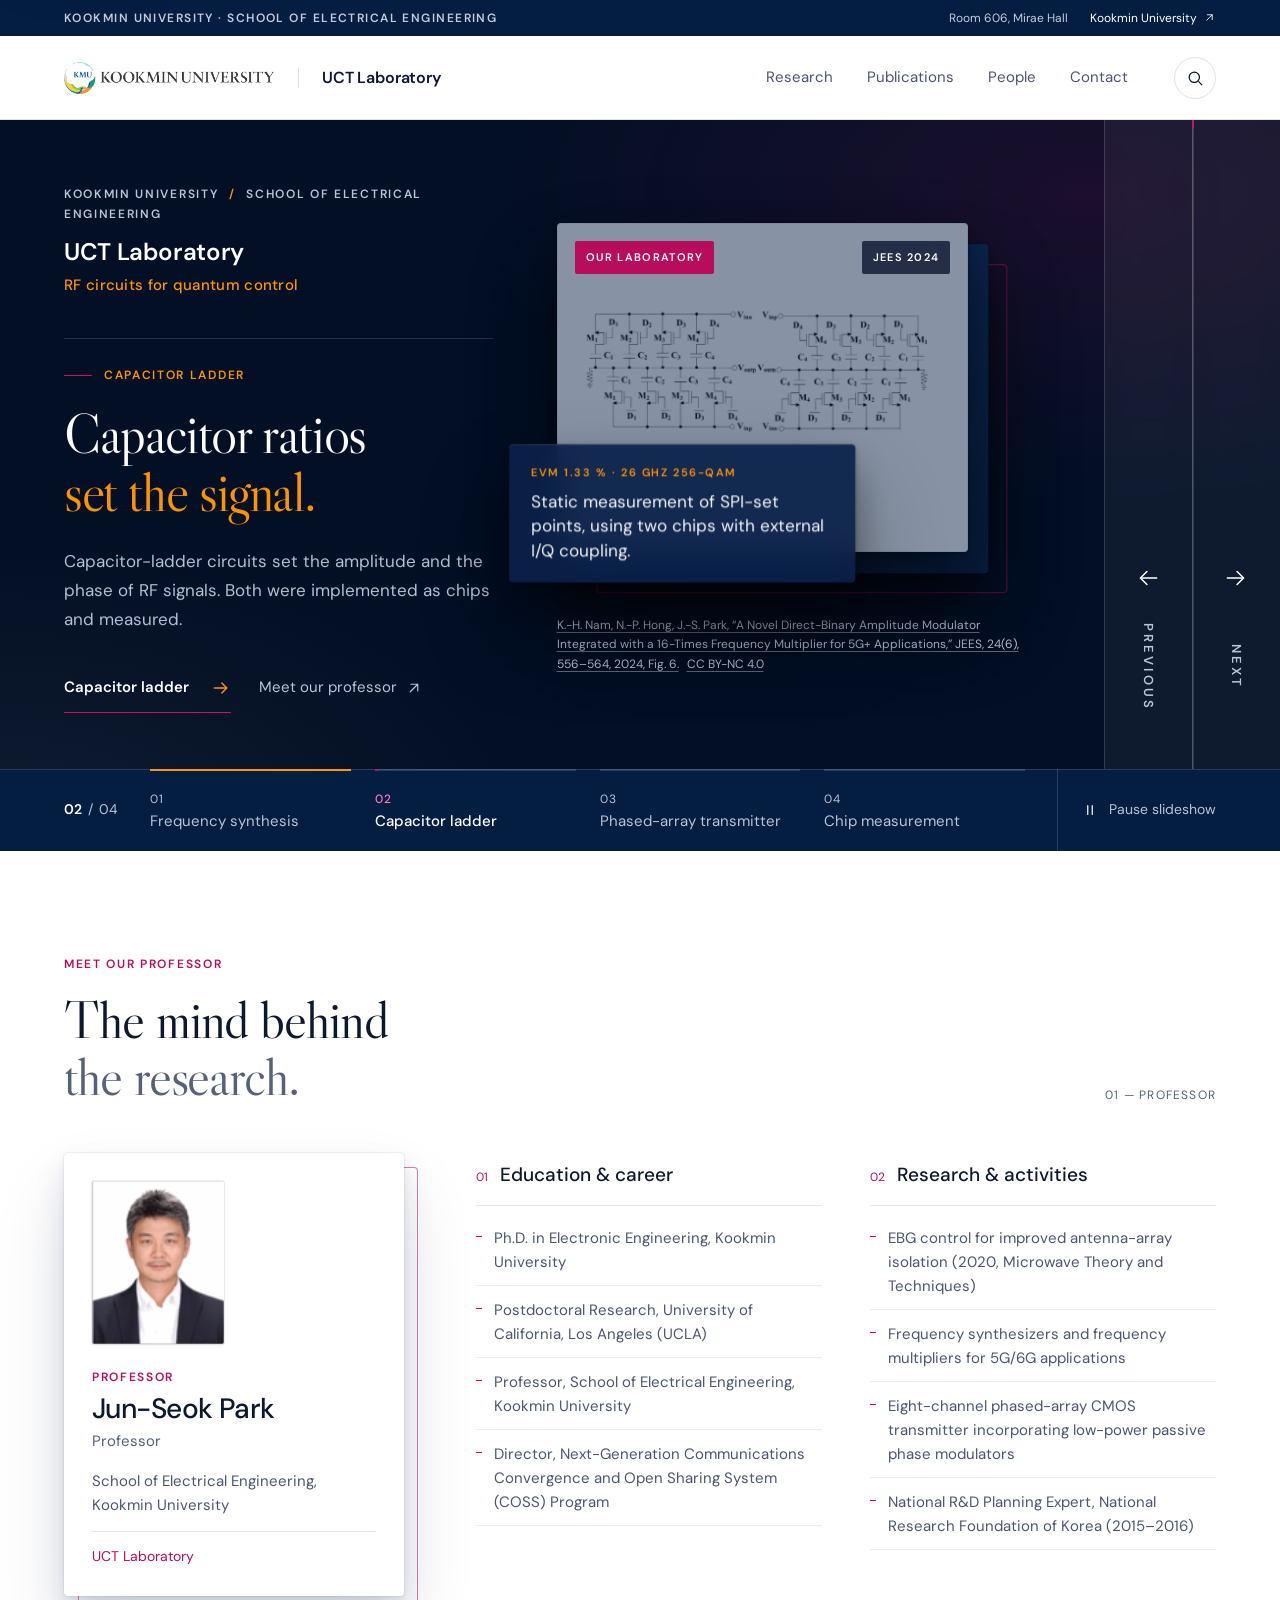
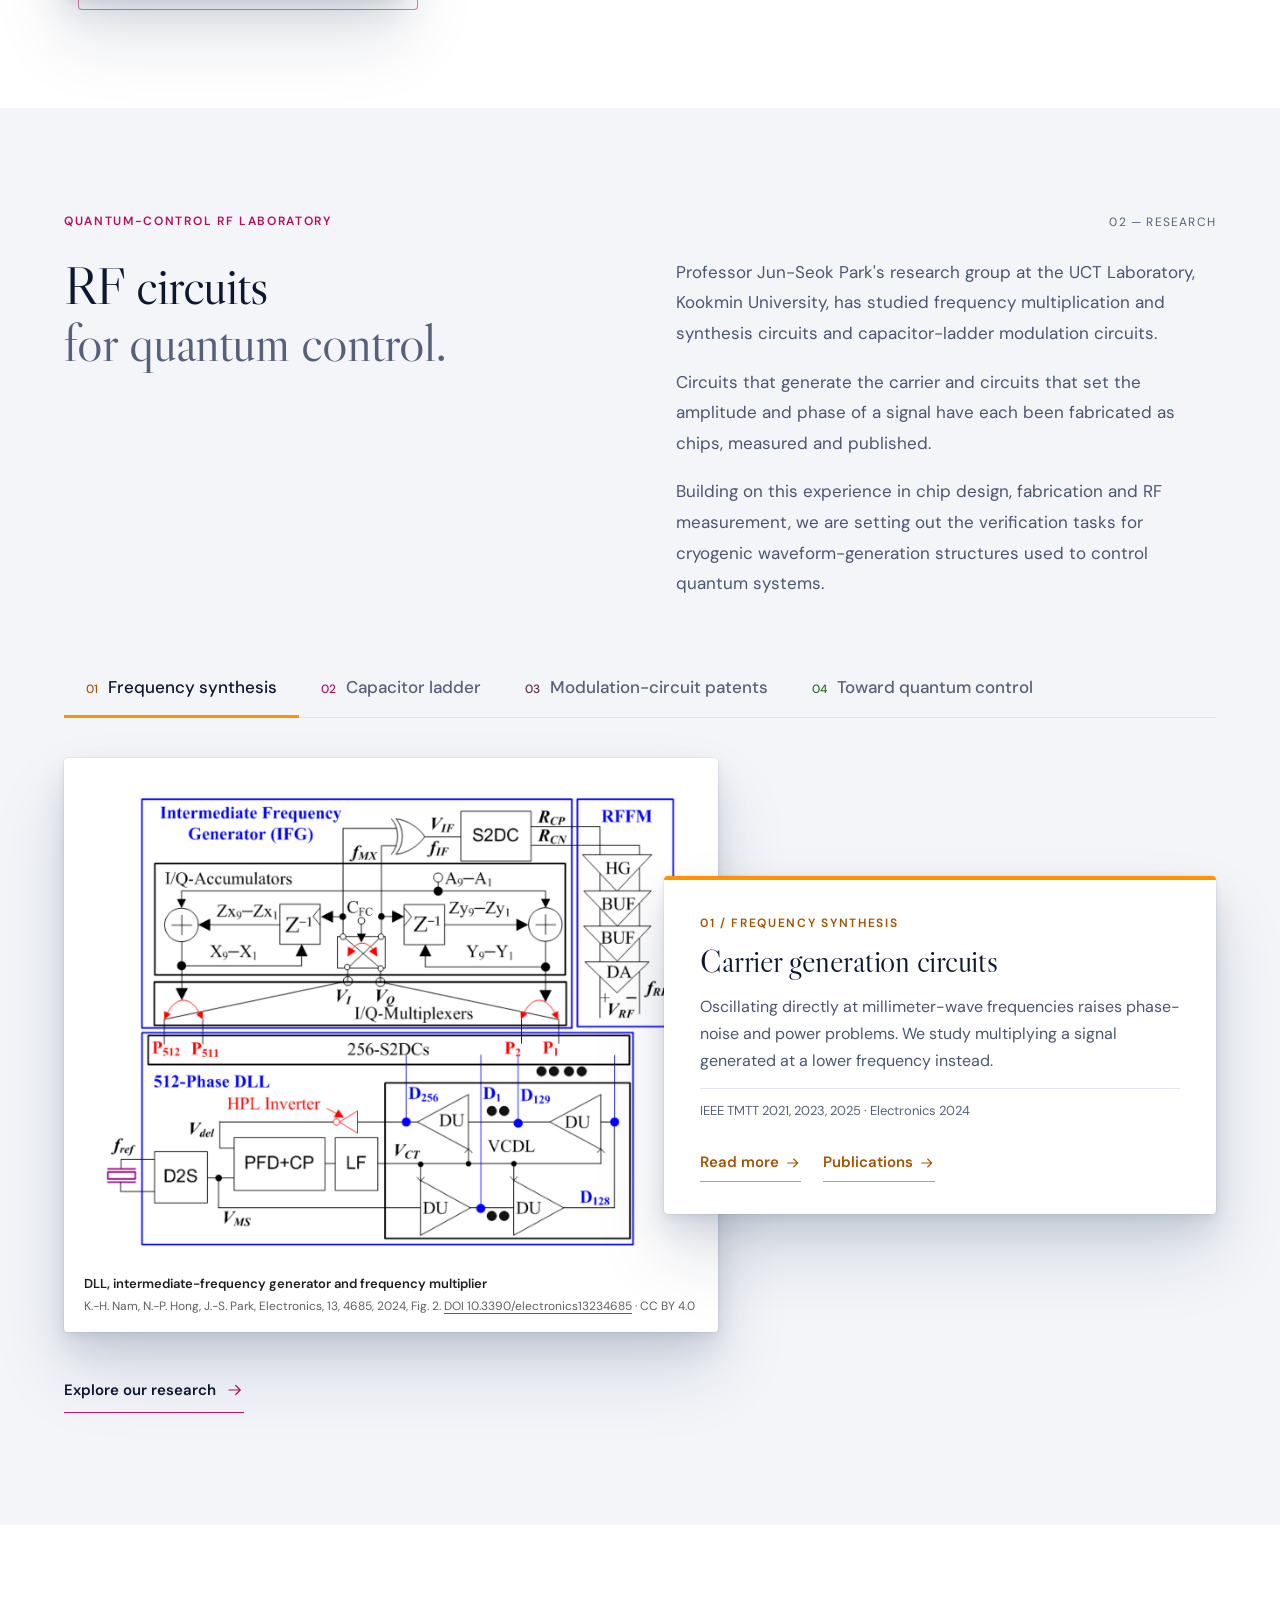
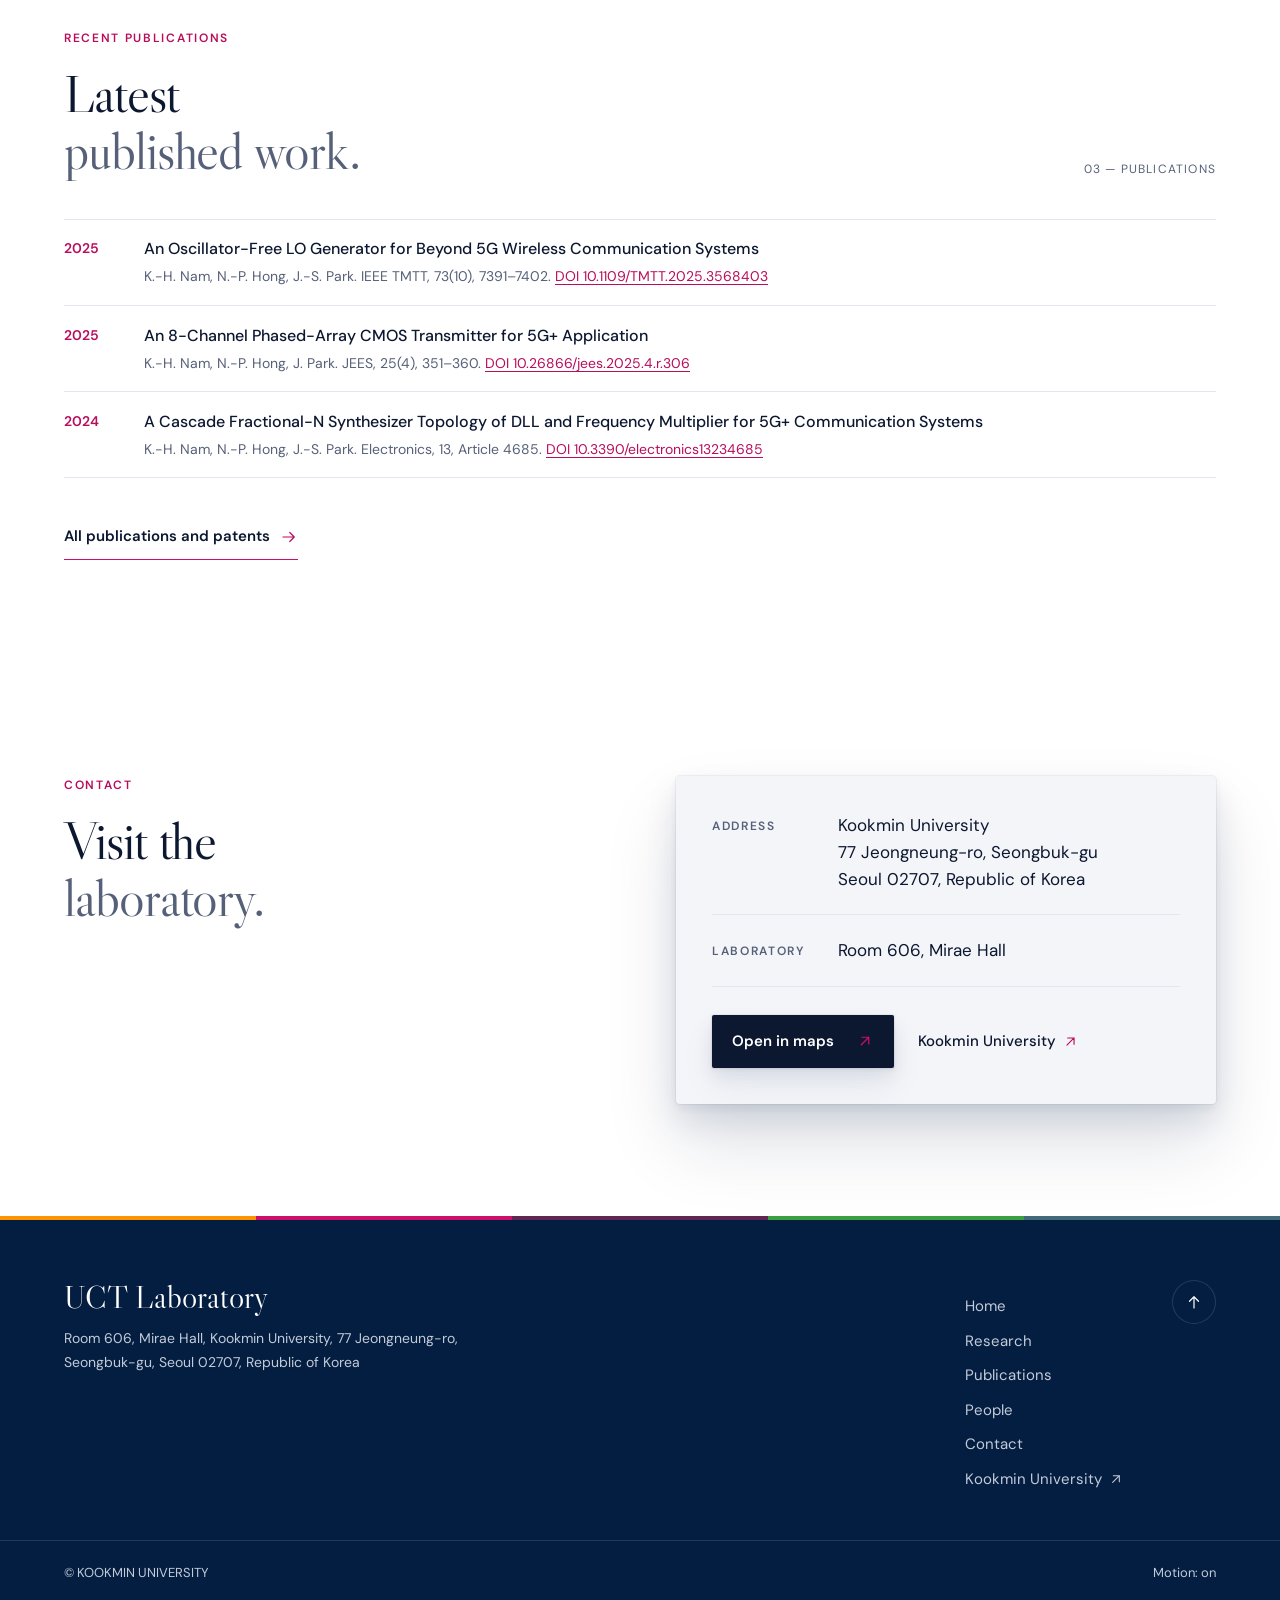
<file: index.html>
<!doctype html>
<html lang="en">
<head>
  <meta charset="UTF-8">
  <meta name="robots" content="noindex, nofollow">
  <meta name="viewport" content="width=device-width, initial-scale=1, viewport-fit=cover">
  <meta name="theme-color" content="#f3efe8">
  <meta name="description" content="UCT Laboratory, Kookmin University: RF circuits for quantum control. Frequency synthesis and capacitor-ladder modulation circuits, designed, fabricated and measured on chip.">
  <title>UCT Laboratory | Kookmin University</title>
  <link rel="icon" href="assets/kookmin-logo-en.png">
  <link rel="stylesheet" href="assets/fonts.css">
  <link rel="stylesheet" href="assets/site.css">
  <script src="content.js" defer></script>
  <script src="app.js" defer></script>
</head>
<body data-page="home">
  <svg class="icons" xmlns="http://www.w3.org/2000/svg" aria-hidden="true"><defs>
    <symbol id="arrow" viewBox="0 0 24 24"><path d="M4 12h15M13 6l6 6-6 6"/></symbol>
    <symbol id="arrow-left" viewBox="0 0 24 24"><path d="M20 12H5M11 6l-6 6 6 6"/></symbol>
    <symbol id="diagonal" viewBox="0 0 24 24"><path d="M7 17 17 7M8 7h9v9"/></symbol>
    <symbol id="search" viewBox="0 0 24 24"><circle cx="10.5" cy="10.5" r="6.5"/><path d="m16 16 4 4"/></symbol>
    <symbol id="research" viewBox="0 0 24 24"><circle cx="12" cy="12" r="2.5"/><ellipse cx="12" cy="12" rx="10" ry="4" transform="rotate(-40 12 12)"/><ellipse cx="12" cy="12" rx="10" ry="4" transform="rotate(40 12 12)"/></symbol>
    <symbol id="circuit" viewBox="0 0 24 24"><rect x="6" y="6" width="12" height="12" rx="2"/><path d="M9 2v4M15 2v4M9 18v4M15 18v4M2 9h4M2 15h4M18 9h4M18 15h4"/></symbol>
    <symbol id="waves" viewBox="0 0 24 24"><path d="M3 12h3M10 8a6 6 0 0 1 0 8M14 5a10 10 0 0 1 0 14M18 2a14 14 0 0 1 0 20"/></symbol>
    <symbol id="document" viewBox="0 0 24 24"><path d="M7 3h7l4 4v14H7z"/><path d="M14 3v4h4M10 12h5M10 16h5"/></symbol>
    <symbol id="chevron" viewBox="0 0 24 24"><path d="m6 9 6 6 6-6"/></symbol>
    <symbol id="close" viewBox="0 0 24 24"><path d="m6 6 12 12M18 6 6 18"/></symbol>
    <symbol id="menu" viewBox="0 0 24 24"><path d="M4 7h16M4 12h16M4 17h16"/></symbol>
    <symbol id="pause" viewBox="0 0 24 24"><path d="M9 6v12M15 6v12"/></symbol>
    <symbol id="play" viewBox="0 0 24 24"><path d="M8 5.5v13l10.5-6.5z"/></symbol>
  </defs></svg>
  <a class="skip-link" href="#main">Skip to content</a>

  <div class="utility-bar">
    <div class="wrap utility-inner">
      <span class="utility-id"><span data-university>KOOKMIN UNIVERSITY</span><span aria-hidden="true"> · </span><span data-department>School of Electrical Engineering</span></span>
      <span class="utility-links"><span data-lab-office></span><a data-university-link href="https://www.kookmin.ac.kr/" target="_blank" rel="noopener noreferrer">Kookmin University <svg aria-hidden="true"><use href="#diagonal"/></svg><span class="sr-only"> (opens in a new tab)</span></a></span>
    </div>
  </div>
  <header class="header" id="site-header">
    <div class="wrap header-inner">
      <div class="brand-group">
        <a class="brand" data-university-link href="https://www.kookmin.ac.kr/" target="_blank" rel="noopener noreferrer" aria-label="Kookmin University website (opens in a new tab)"><img id="university-logo" src="assets/kookmin-logo-en-on-light.png" width="379" height="56" alt="Kookmin University"></a>
        <a href="index.html" class="lab-name" data-lab-name>UCT Laboratory</a>
      </div>
      <nav class="desktop-nav" id="desktop-nav" aria-label="Main navigation">
        <a href="index.html#professor">Professor</a>
        <a href="research.html">Research</a>
        <a href="publications.html">Publications</a>
        <a href="index.html#contact">Contact</a>
      </nav>
      <div class="header-actions">
        <button class="icon-button" id="search-open" type="button" aria-label="Search the laboratory website"><svg><use href="#search"/></svg></button>
        <button class="icon-button mobile-menu" id="menu-open" type="button" aria-label="Open menu"><svg><use href="#menu"/></svg></button>
      </div>
    </div>
  </header>

  <main id="main">
    <section class="hero" id="home" aria-labelledby="lab-heading" aria-roledescription="carousel">
      <div class="hero-main">
      <div class="wrap hero-inner">
        <div class="hero-copy">
          <p class="hero-kicker"><span data-university>KOOKMIN UNIVERSITY</span> <span aria-hidden="true">/</span> <span data-department>School of Electrical Engineering</span></p>
          <h1 id="lab-heading" class="hero-lab" data-lab-name>UCT Laboratory</h1>
          <p class="hero-tagline" data-lab-tagline>RF circuits for quantum control</p>
          <div class="hero-slide" id="hero-slide" role="group" aria-roledescription="slide" aria-label="Research highlight">
            <p class="eyebrow hero-eyebrow"><span class="gold-line" aria-hidden="true"></span><span id="slide-eyebrow"></span></p>
            <p class="hero-statement" id="hero-title"></p>
            <p class="hero-description" id="slide-description"></p>
            <div class="hero-links">
              <a class="button" id="slide-link" href="#about"><span></span><svg aria-hidden="true"><use href="#arrow"/></svg></a>
              <a class="hero-secondary" href="#professor">Meet our professor <svg aria-hidden="true"><use href="#diagonal"/></svg></a>
            </div>
          </div>
        </div>

        <div class="hero-visual">
          <div class="photo-stage" id="photo-stage">
            <div class="back-plane plane-two" aria-hidden="true"></div>
            <div class="back-plane plane-one" aria-hidden="true"></div>
            <figure class="hero-photo">
              <img class="slide-ghost" id="slide-ghost" alt="" aria-hidden="true" hidden>
              <img id="slide-image" width="1200" height="800" alt="" fetchpriority="high">
              <span class="origin-chip" id="slide-origin"></span>
              <span class="drawing-label" id="slide-figure-label"></span>
            </figure>
            <div class="floating-note">
              <p class="eyebrow" id="slide-note-label"></p>
              <p class="note-text" id="slide-note"></p>
            </div>
          </div>
          <p class="image-credit"><a id="slide-credit" target="_blank" rel="noopener noreferrer"></a><a id="slide-license" class="license-link" target="_blank" rel="noopener noreferrer" hidden></a></p>
        </div>
      </div>
      <div class="slide-strips">
        <button class="strip strip-prev" id="slide-prev" type="button" aria-label="Previous slide"><svg aria-hidden="true"><use href="#arrow-left"/></svg><span aria-hidden="true">Previous</span></button>
        <button class="strip strip-next" id="slide-next" type="button" aria-label="Next slide"><svg aria-hidden="true"><use href="#arrow"/></svg><span aria-hidden="true">Next</span></button>
        <span class="strip-progress" aria-hidden="true"><i id="strip-fill"></i></span>
      </div>
      </div>

      <div class="hero-bottom">
        <div class="wrap carousel-controls" role="group" aria-label="Slideshow controls">
          <div class="carousel-step">
            <button class="carousel-arrow" id="slide-prev-compact" type="button" aria-label="Previous slide"><svg aria-hidden="true"><use href="#arrow-left"/></svg></button>
            <span class="slide-counter"><strong id="slide-current">01</strong><span aria-hidden="true">/</span><span id="slide-total">04</span></span>
            <button class="carousel-arrow" id="slide-next-compact" type="button" aria-label="Next slide"><svg aria-hidden="true"><use href="#arrow"/></svg></button>
          </div>
          <div id="slide-dots" class="slide-dots"></div>
          <button id="slide-pause" class="pause-button" type="button" aria-pressed="false"><svg id="pause-icon" aria-hidden="true"><use href="#pause"/></svg><span id="pause-text">Pause slideshow</span></button>
        </div>
      </div>
      <p id="slide-announcement" class="sr-only" aria-live="polite"></p>
    </section>

    <section class="section professor-section" id="professor" aria-labelledby="professor-heading">
      <div class="wrap">
        <div class="section-heading">
          <div>
            <p class="eyebrow section-label">MEET OUR PROFESSOR</p>
            <h2 id="professor-heading">The mind behind <em>the research.</em></h2>
          </div>
          <span class="section-number" aria-hidden="true">01 — PROFESSOR</span>
        </div>
        <div class="professor-layout">
          <div class="professor-card">
            <div class="professor-portrait" id="professor-portrait"><img id="professor-image" src="assets/professor-reference.png" alt="Professor Jun-Seok Park"></div>
            <div class="professor-id">
              <p class="eyebrow profile-kicker">PROFESSOR</p>
              <h3 id="professor-name"></h3>
              <p class="professor-title" id="professor-title"></p>
              <p class="professor-affiliation" id="professor-affiliation"></p>
              <p class="profile-lab" data-lab-name>UCT Laboratory</p>
            </div>
          </div>
          <div class="professor-detail">
            <div class="profile-block">
              <div class="block-heading"><span>01</span><h3>Education &amp; career</h3></div>
              <ul id="professor-careers" class="career-list"></ul>
            </div>
            <div class="profile-block">
              <div class="block-heading"><span>02</span><h3>Research &amp; activities</h3></div>
              <ul id="professor-research" class="research-list"></ul>
            </div>
          </div>
        </div>
      </div>
    </section>

    <section class="section section-alt about-section" id="about" aria-labelledby="about-heading">
      <div class="wrap">
        <div class="topline"><p class="eyebrow section-label" id="about-eyebrow"></p><span class="section-number" aria-hidden="true">02 — RESEARCH</span></div>
        <div class="about-content"><h2 id="about-heading"></h2><div id="about-paragraphs"></div></div>
        <div class="topic-tabs" id="topic-tabs">
          <div class="topic-tablist" id="topic-tablist" role="tablist" aria-label="Research themes"></div>
          <div class="topic-panels" id="topic-panels"></div>
        </div>
        <a class="section-cta" href="research.html">Explore our research <svg aria-hidden="true"><use href="#arrow"/></svg></a>
      </div>
    </section>

    <section class="section latest-section" id="latest" aria-labelledby="latest-heading">
      <div class="wrap">
        <div class="section-heading">
          <div>
            <p class="eyebrow section-label">RECENT PUBLICATIONS</p>
            <h2 id="latest-heading">Latest <em>published work.</em></h2>
          </div>
          <span class="section-number" aria-hidden="true">03 — PUBLICATIONS</span>
        </div>
        <ol class="pub-list latest-list" id="latest-list"></ol>
        <a class="section-cta" href="publications.html">All publications and patents <svg aria-hidden="true"><use href="#arrow"/></svg></a>
      </div>
    </section>

    <section class="section members-section" id="members" aria-labelledby="members-heading" hidden>
      <div class="wrap">
        <div class="topline"><p class="eyebrow section-label">PEOPLE</p><span class="section-number" aria-hidden="true">05 — MEMBERS</span></div>
        <h2 id="members-heading">Our members.</h2>
        <ul class="member-grid" id="member-list"></ul>
      </div>
    </section>

    <section class="section contact-section" id="contact" aria-labelledby="contact-heading">
      <div class="wrap contact-layout">
        <div>
          <p class="eyebrow section-label" id="contact-eyebrow"></p>
          <h2 id="contact-heading"></h2>
          <div class="join-note" id="join-note" hidden><h3 id="join-title"></h3><p id="join-text"></p></div>
        </div>
        <div class="contact-card">
          <dl class="contact-list" id="contact-list"></dl>
          <div class="contact-actions">
            <a class="button button-dark" id="contact-map" target="_blank" rel="noopener noreferrer"><span>Open in maps</span><svg aria-hidden="true"><use href="#diagonal"/></svg><span class="sr-only"> (opens in a new tab)</span></a>
            <a class="text-link" data-university-link href="https://www.kookmin.ac.kr/" target="_blank" rel="noopener noreferrer">Kookmin University <svg aria-hidden="true"><use href="#diagonal"/></svg><span class="sr-only"> (opens in a new tab)</span></a>
          </div>
        </div>
      </div>
    </section>
  </main>

  <footer>
    <div class="wrap footer-main">
      <div>
        <p class="footer-wordmark"><span data-lab-name>UCT Laboratory</span></p>
        <p class="footer-address" id="footer-address"></p>
      </div>
      <nav class="footer-links" id="footer-links" aria-label="Footer">
        <a href="index.html">Home</a>
        <a href="research.html">Research</a>
        <a href="publications.html">Publications</a>
        <a href="index.html#professor">Professor</a>
        <a href="index.html#contact">Contact</a>
        <a data-university-link href="https://www.kookmin.ac.kr/" target="_blank" rel="noopener noreferrer">Kookmin University <svg aria-hidden="true"><use href="#diagonal"/></svg><span class="sr-only"> (opens in a new tab)</span></a>
      </nav>
      <a class="back-top" href="#main" aria-label="Back to top"><svg aria-hidden="true"><use href="#arrow"/></svg></a>
    </div>
    <div class="wrap footer-bottom">
      <span>© <span data-university>KOOKMIN UNIVERSITY</span></span>
      <button id="motion-toggle" type="button" aria-pressed="false">Motion: on</button>
    </div>
  </footer>

  <dialog id="search-dialog" aria-labelledby="search-title">
    <div class="dialog-heading"><h2 id="search-title">Search the laboratory.</h2><button class="icon-button" type="button" data-close aria-label="Close search"><svg><use href="#close"/></svg></button></div>
    <label for="search-input">Search the laboratory website</label>
    <div class="search-field"><svg aria-hidden="true"><use href="#search"/></svg><input id="search-input" type="search" placeholder="Synthesizer, capacitor ladder, professor..." autocomplete="off"></div>
    <div id="search-results" aria-live="polite"></div>
  </dialog>
  <dialog id="menu-dialog" aria-labelledby="menu-title">
    <div class="dialog-heading"><h2 id="menu-title">Menu</h2><button class="icon-button" type="button" data-close aria-label="Close menu"><svg><use href="#close"/></svg></button></div>
    <nav aria-label="Mobile navigation" id="mobile-nav">
      <a href="index.html">Home <svg aria-hidden="true"><use href="#arrow"/></svg></a>
      <a href="research.html">Research <svg aria-hidden="true"><use href="#arrow"/></svg></a>
      <a href="publications.html">Publications <svg aria-hidden="true"><use href="#arrow"/></svg></a>
      <a href="index.html#professor">Professor <svg aria-hidden="true"><use href="#arrow"/></svg></a>
      <a href="index.html#contact">Contact <svg aria-hidden="true"><use href="#arrow"/></svg></a>
      <button type="button" class="menu-search" id="menu-search">Search <svg aria-hidden="true"><use href="#search"/></svg></button>
      <a data-university-link href="https://www.kookmin.ac.kr/" target="_blank" rel="noopener noreferrer">Kookmin University <svg aria-hidden="true"><use href="#diagonal"/></svg><span class="sr-only"> (opens in a new tab)</span></a>
    </nav>
  </dialog>
  <div class="palette-switcher" id="palette-switcher" role="group" aria-label="Compare colour palettes" hidden><span>Palette</span></div>
  <noscript><p class="noscript-message">Please enable JavaScript to view laboratory content. Use the logo above to visit Kookmin University.</p></noscript>
</body>
</html>
</file>
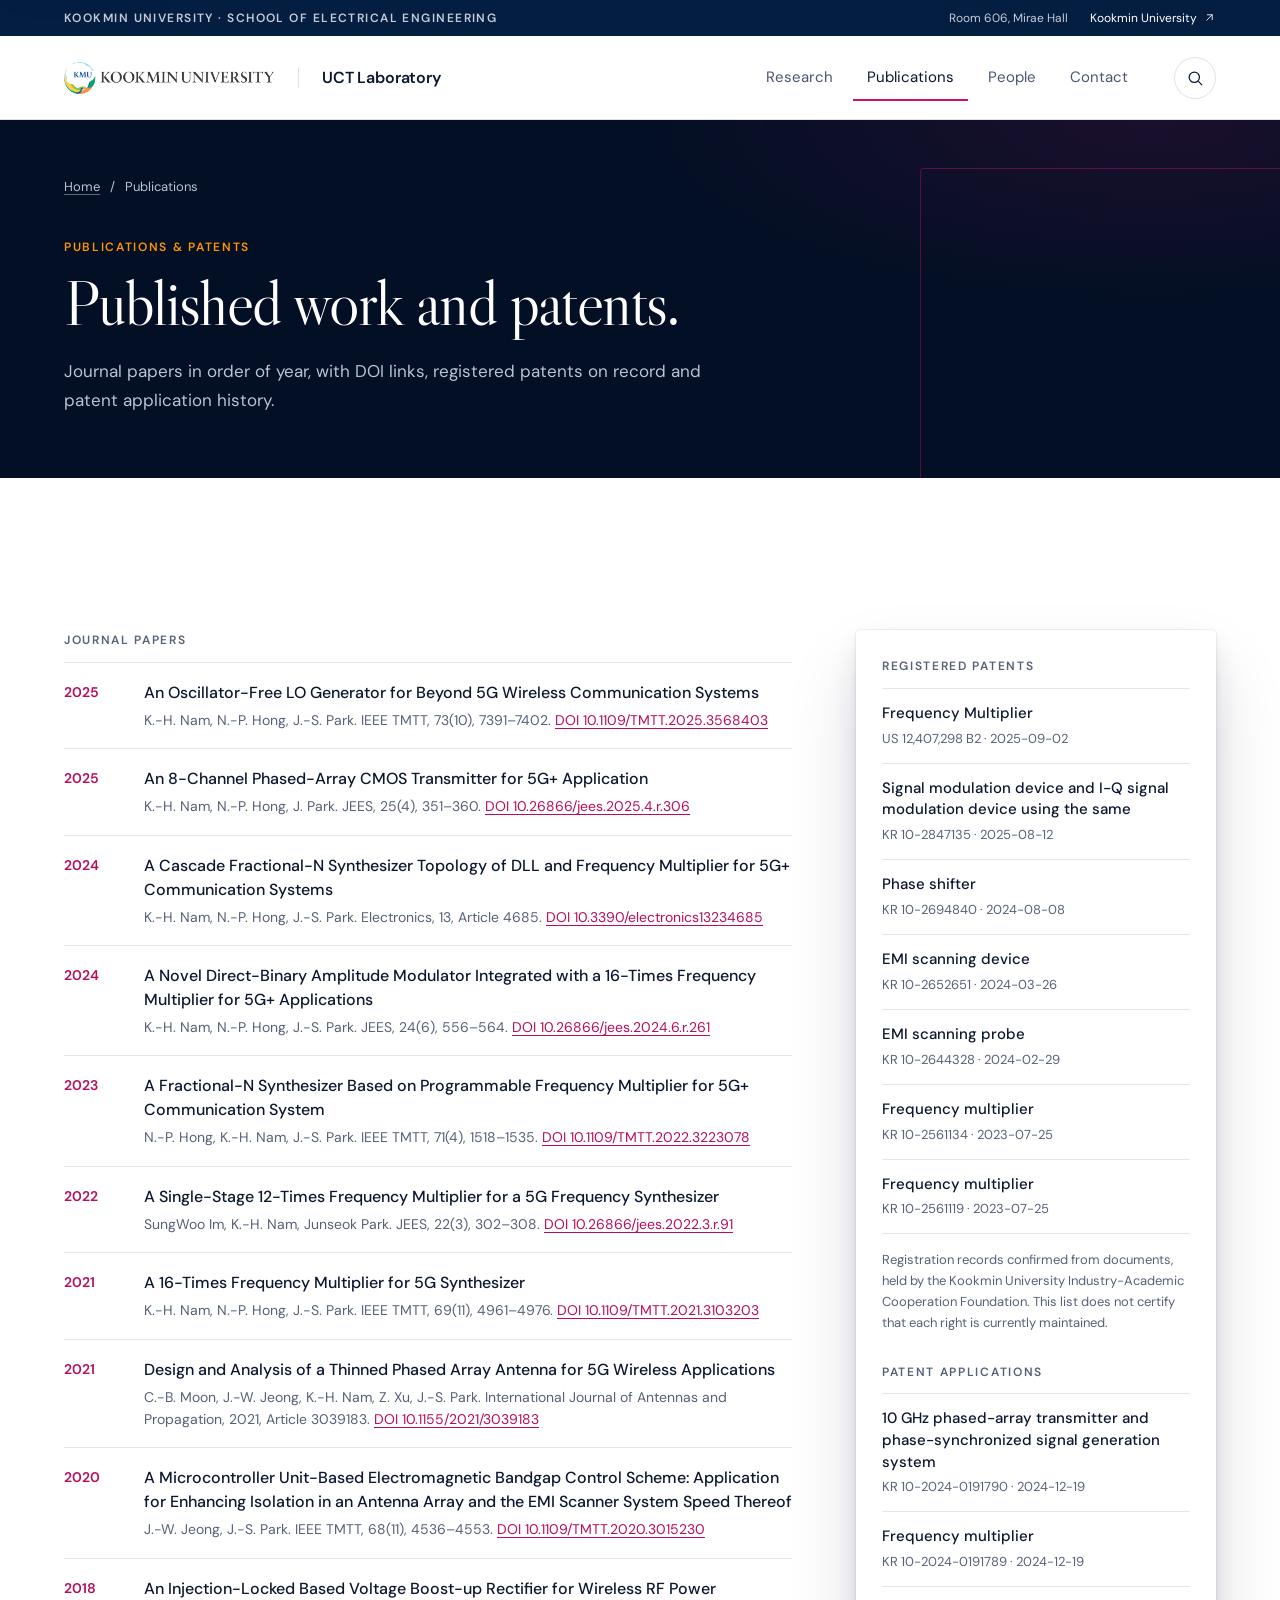
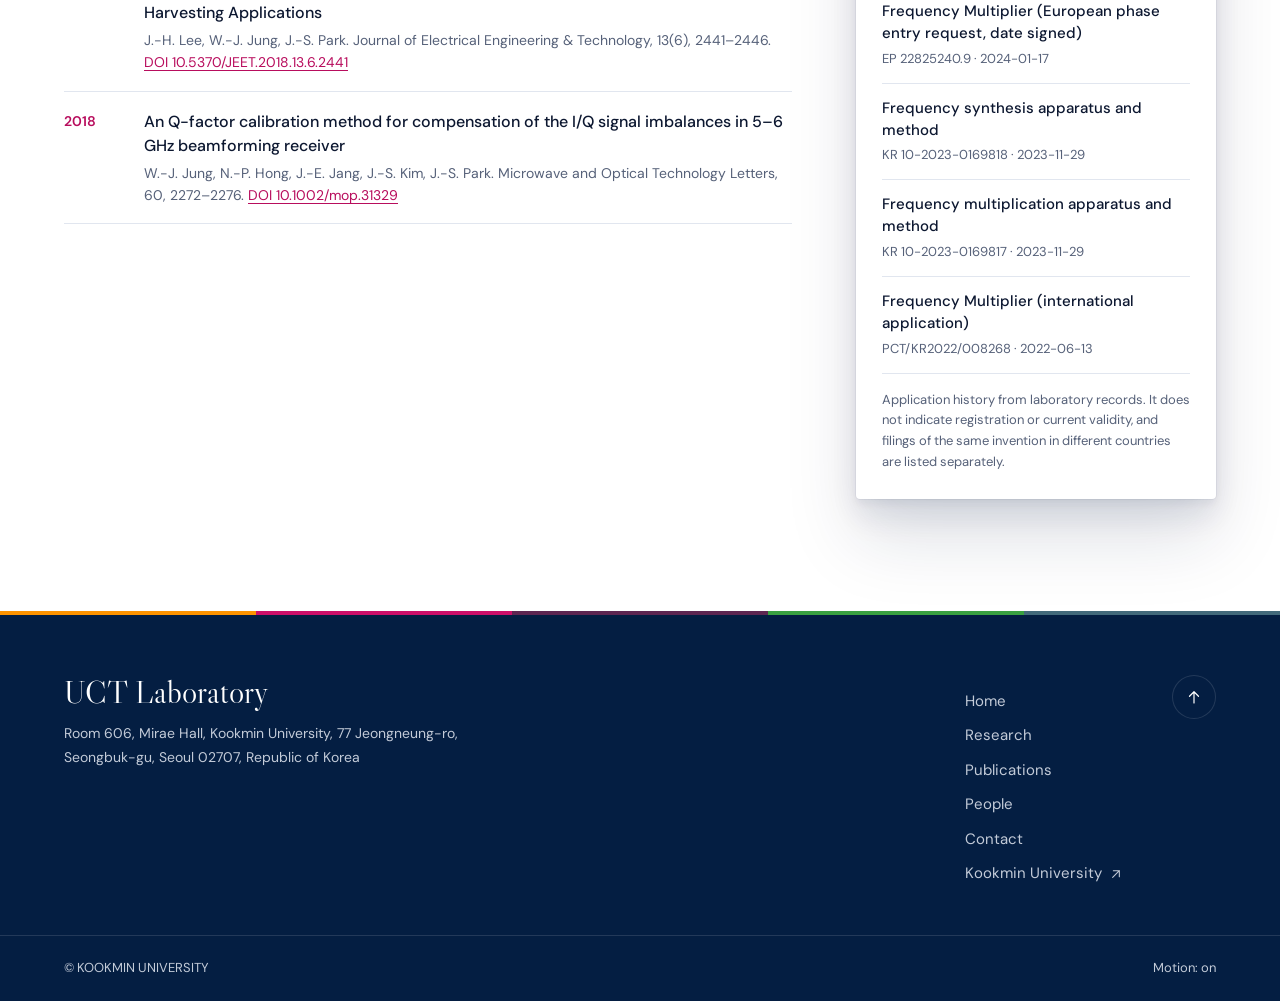
<file: publications.html>
<!doctype html>
<html lang="en">
<head>
  <meta charset="UTF-8">
  <meta name="robots" content="noindex, nofollow">
  <meta name="viewport" content="width=device-width, initial-scale=1, viewport-fit=cover">
  <meta name="theme-color" content="#f3efe8">
  <meta name="description" content="Journal papers and registered patents of the UCT Laboratory, Kookmin University.">
  <title>Publications | UCT Laboratory</title>
  <link rel="icon" href="assets/kookmin-logo-en.png">
  <link rel="stylesheet" href="assets/fonts.css">
  <link rel="stylesheet" href="assets/site.css">
  <script src="content.js" defer></script>
  <script src="app.js" defer></script>
</head>
<body data-page="publications">
  <svg class="icons" xmlns="http://www.w3.org/2000/svg" aria-hidden="true"><defs>
    <symbol id="arrow" viewBox="0 0 24 24"><path d="M4 12h15M13 6l6 6-6 6"/></symbol>
    <symbol id="arrow-left" viewBox="0 0 24 24"><path d="M20 12H5M11 6l-6 6 6 6"/></symbol>
    <symbol id="diagonal" viewBox="0 0 24 24"><path d="M7 17 17 7M8 7h9v9"/></symbol>
    <symbol id="search" viewBox="0 0 24 24"><circle cx="10.5" cy="10.5" r="6.5"/><path d="m16 16 4 4"/></symbol>
    <symbol id="research" viewBox="0 0 24 24"><circle cx="12" cy="12" r="2.5"/><ellipse cx="12" cy="12" rx="10" ry="4" transform="rotate(-40 12 12)"/><ellipse cx="12" cy="12" rx="10" ry="4" transform="rotate(40 12 12)"/></symbol>
    <symbol id="circuit" viewBox="0 0 24 24"><rect x="6" y="6" width="12" height="12" rx="2"/><path d="M9 2v4M15 2v4M9 18v4M15 18v4M2 9h4M2 15h4M18 9h4M18 15h4"/></symbol>
    <symbol id="waves" viewBox="0 0 24 24"><path d="M3 12h3M10 8a6 6 0 0 1 0 8M14 5a10 10 0 0 1 0 14M18 2a14 14 0 0 1 0 20"/></symbol>
    <symbol id="document" viewBox="0 0 24 24"><path d="M7 3h7l4 4v14H7z"/><path d="M14 3v4h4M10 12h5M10 16h5"/></symbol>
    <symbol id="chevron" viewBox="0 0 24 24"><path d="m6 9 6 6 6-6"/></symbol>
    <symbol id="close" viewBox="0 0 24 24"><path d="m6 6 12 12M18 6 6 18"/></symbol>
    <symbol id="menu" viewBox="0 0 24 24"><path d="M4 7h16M4 12h16M4 17h16"/></symbol>
    <symbol id="pause" viewBox="0 0 24 24"><path d="M9 6v12M15 6v12"/></symbol>
    <symbol id="play" viewBox="0 0 24 24"><path d="M8 5.5v13l10.5-6.5z"/></symbol>
  </defs></svg>
  <a class="skip-link" href="#main">Skip to content</a>

  <div class="utility-bar">
    <div class="wrap utility-inner">
      <span class="utility-id"><span data-university>KOOKMIN UNIVERSITY</span><span aria-hidden="true"> · </span><span data-department>School of Electrical Engineering</span></span>
      <span class="utility-links"><span data-lab-office></span><a data-university-link href="https://www.kookmin.ac.kr/" target="_blank" rel="noopener noreferrer">Kookmin University <svg aria-hidden="true"><use href="#diagonal"/></svg><span class="sr-only"> (opens in a new tab)</span></a></span>
    </div>
  </div>
  <header class="header" id="site-header">
    <div class="wrap header-inner">
      <div class="brand-group">
        <a class="brand" data-university-link href="https://www.kookmin.ac.kr/" target="_blank" rel="noopener noreferrer" aria-label="Kookmin University website (opens in a new tab)"><img id="university-logo" src="assets/kookmin-logo-en-on-light.png" width="379" height="56" alt="Kookmin University"></a>
        <a href="index.html" class="lab-name" data-lab-name>UCT Laboratory</a>
      </div>
      <nav class="desktop-nav" id="desktop-nav" aria-label="Main navigation">
        <a href="index.html#professor">Professor</a>
        <a href="research.html">Research</a>
        <a href="publications.html" aria-current="page">Publications</a>
        <a href="index.html#contact">Contact</a>
      </nav>
      <div class="header-actions">
        <button class="icon-button" id="search-open" type="button" aria-label="Search the laboratory website"><svg><use href="#search"/></svg></button>
        <button class="icon-button mobile-menu" id="menu-open" type="button" aria-label="Open menu"><svg><use href="#menu"/></svg></button>
      </div>
    </div>
  </header>

  <main id="main">
    <section class="page-hero" id="page-top" aria-labelledby="page-title">
      <div class="wrap page-hero-inner">
        <nav class="crumbs" aria-label="Breadcrumb"><a href="index.html">Home</a><span aria-hidden="true">/</span><span aria-current="page">Publications</span></nav>
        <p class="eyebrow page-eyebrow" id="page-eyebrow"></p>
        <h1 id="page-title"></h1>
        <p class="page-lede" id="page-lede"></p>
      </div>
    </section>

    <section class="section publications-section" id="publications" aria-label="Publications and patents">
      <div class="wrap">
        <div class="pub-layout">
          <div>
            <h2 class="list-heading" id="journal-heading">Journal papers</h2>
            <ol class="pub-list" id="publication-list" aria-labelledby="journal-heading"></ol>
          </div>
          <aside class="patent-panel" aria-labelledby="patent-list-heading">
            <h2 class="list-heading" id="patent-list-heading">Registered patents</h2>
            <ul class="patent-list" id="patent-list"></ul>
            <p class="panel-note" id="patent-note"></p>
            <h2 class="list-heading applications-heading" id="applications-heading">Patent applications</h2>
            <ul class="patent-list" id="application-list"></ul>
            <p class="panel-note" id="application-note"></p>
          </aside>
        </div>
      </div>
    </section>
  </main>

  <footer>
    <div class="wrap footer-main">
      <div>
        <p class="footer-wordmark"><span data-lab-name>UCT Laboratory</span></p>
        <p class="footer-address" id="footer-address"></p>
      </div>
      <nav class="footer-links" id="footer-links" aria-label="Footer">
        <a href="index.html">Home</a>
        <a href="research.html">Research</a>
        <a href="publications.html">Publications</a>
        <a href="index.html#professor">Professor</a>
        <a href="index.html#contact">Contact</a>
        <a data-university-link href="https://www.kookmin.ac.kr/" target="_blank" rel="noopener noreferrer">Kookmin University <svg aria-hidden="true"><use href="#diagonal"/></svg><span class="sr-only"> (opens in a new tab)</span></a>
      </nav>
      <a class="back-top" href="#main" aria-label="Back to top"><svg aria-hidden="true"><use href="#arrow"/></svg></a>
    </div>
    <div class="wrap footer-bottom">
      <span>© <span data-university>KOOKMIN UNIVERSITY</span></span>
      <button id="motion-toggle" type="button" aria-pressed="false">Motion: on</button>
    </div>
  </footer>

  <dialog id="search-dialog" aria-labelledby="search-title">
    <div class="dialog-heading"><h2 id="search-title">Search the laboratory.</h2><button class="icon-button" type="button" data-close aria-label="Close search"><svg><use href="#close"/></svg></button></div>
    <label for="search-input">Search the laboratory website</label>
    <div class="search-field"><svg aria-hidden="true"><use href="#search"/></svg><input id="search-input" type="search" placeholder="Synthesizer, capacitor ladder, professor..." autocomplete="off"></div>
    <div id="search-results" aria-live="polite"></div>
  </dialog>
  <dialog id="menu-dialog" aria-labelledby="menu-title">
    <div class="dialog-heading"><h2 id="menu-title">Menu</h2><button class="icon-button" type="button" data-close aria-label="Close menu"><svg><use href="#close"/></svg></button></div>
    <nav aria-label="Mobile navigation" id="mobile-nav">
      <a href="index.html">Home <svg aria-hidden="true"><use href="#arrow"/></svg></a>
      <a href="research.html">Research <svg aria-hidden="true"><use href="#arrow"/></svg></a>
      <a href="publications.html">Publications <svg aria-hidden="true"><use href="#arrow"/></svg></a>
      <a href="index.html#professor">Professor <svg aria-hidden="true"><use href="#arrow"/></svg></a>
      <a href="index.html#contact">Contact <svg aria-hidden="true"><use href="#arrow"/></svg></a>
      <button type="button" class="menu-search" id="menu-search">Search <svg aria-hidden="true"><use href="#search"/></svg></button>
      <a data-university-link href="https://www.kookmin.ac.kr/" target="_blank" rel="noopener noreferrer">Kookmin University <svg aria-hidden="true"><use href="#diagonal"/></svg><span class="sr-only"> (opens in a new tab)</span></a>
    </nav>
  </dialog>
  <div class="palette-switcher" id="palette-switcher" role="group" aria-label="Compare colour palettes" hidden><span>Palette</span></div>
  <noscript><p class="noscript-message">Please enable JavaScript to view laboratory content. Use the logo above to visit Kookmin University.</p></noscript>
</body>
</html>
</file>
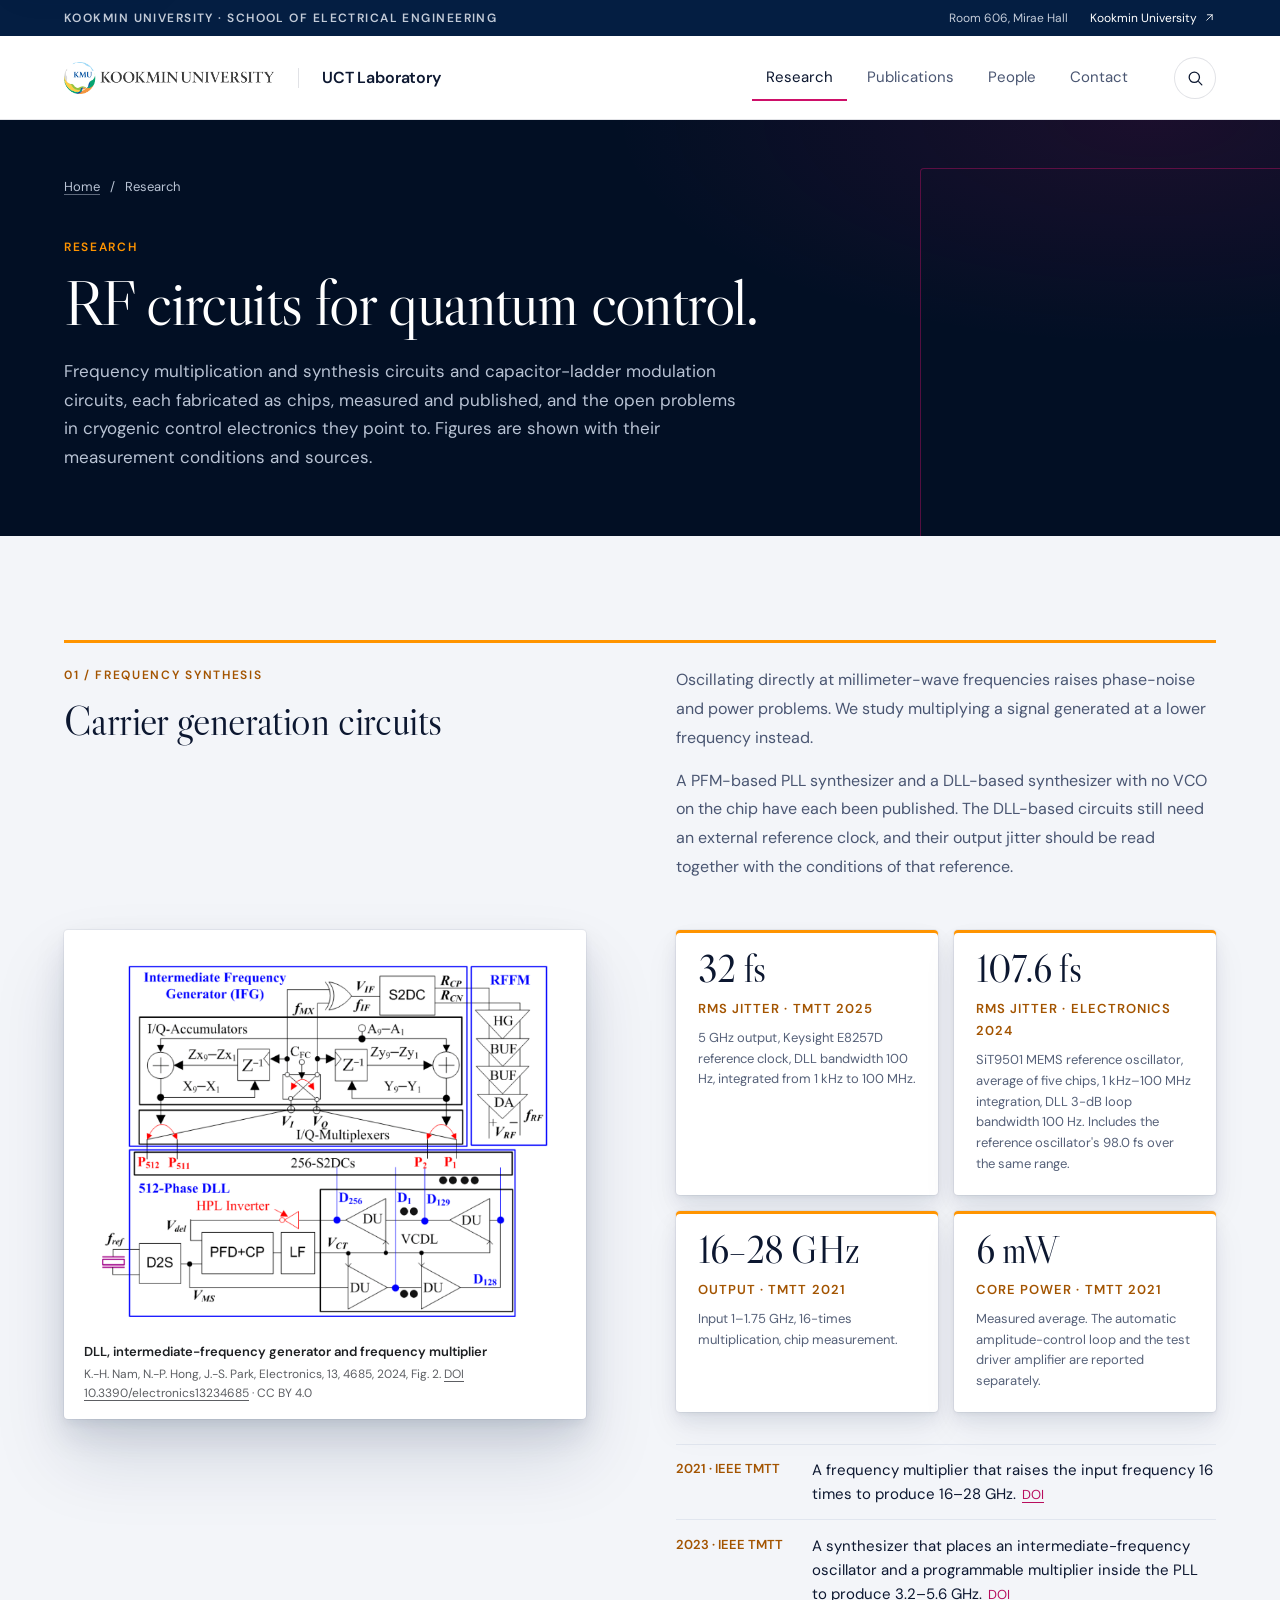
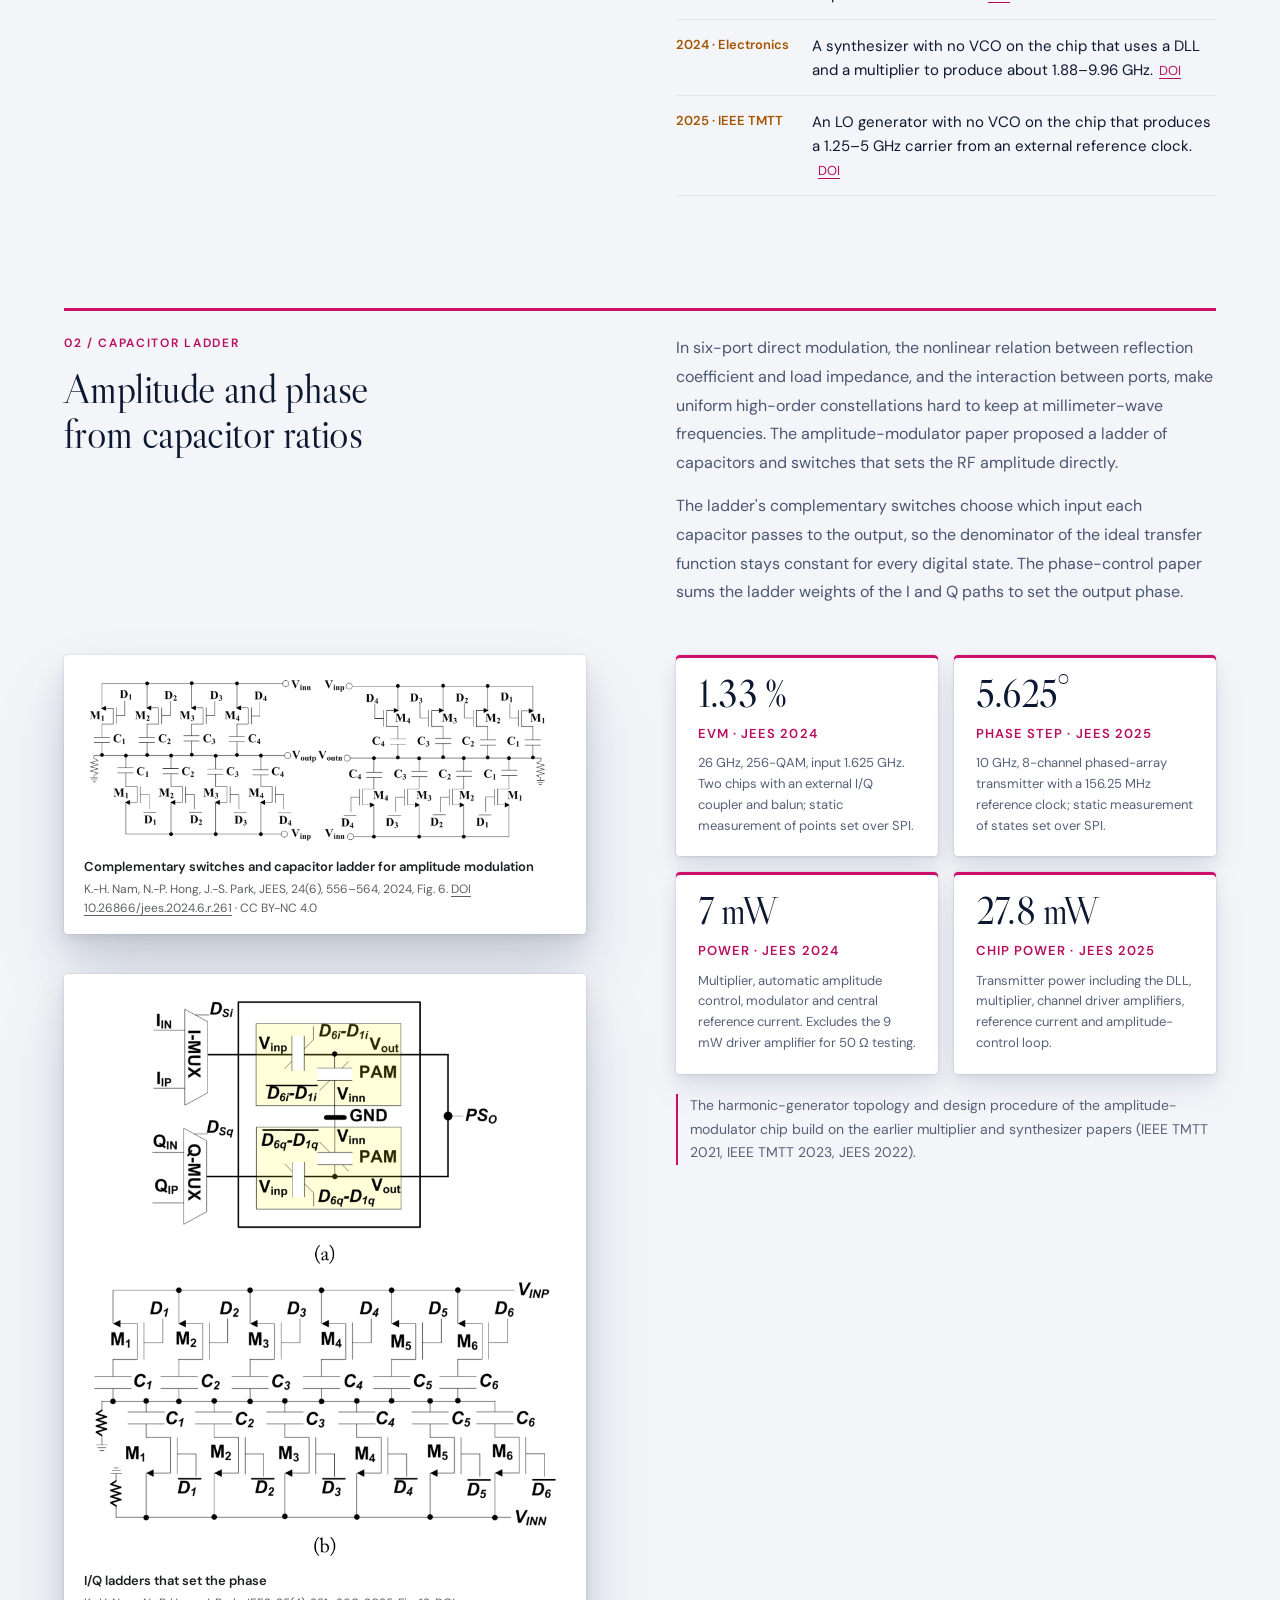
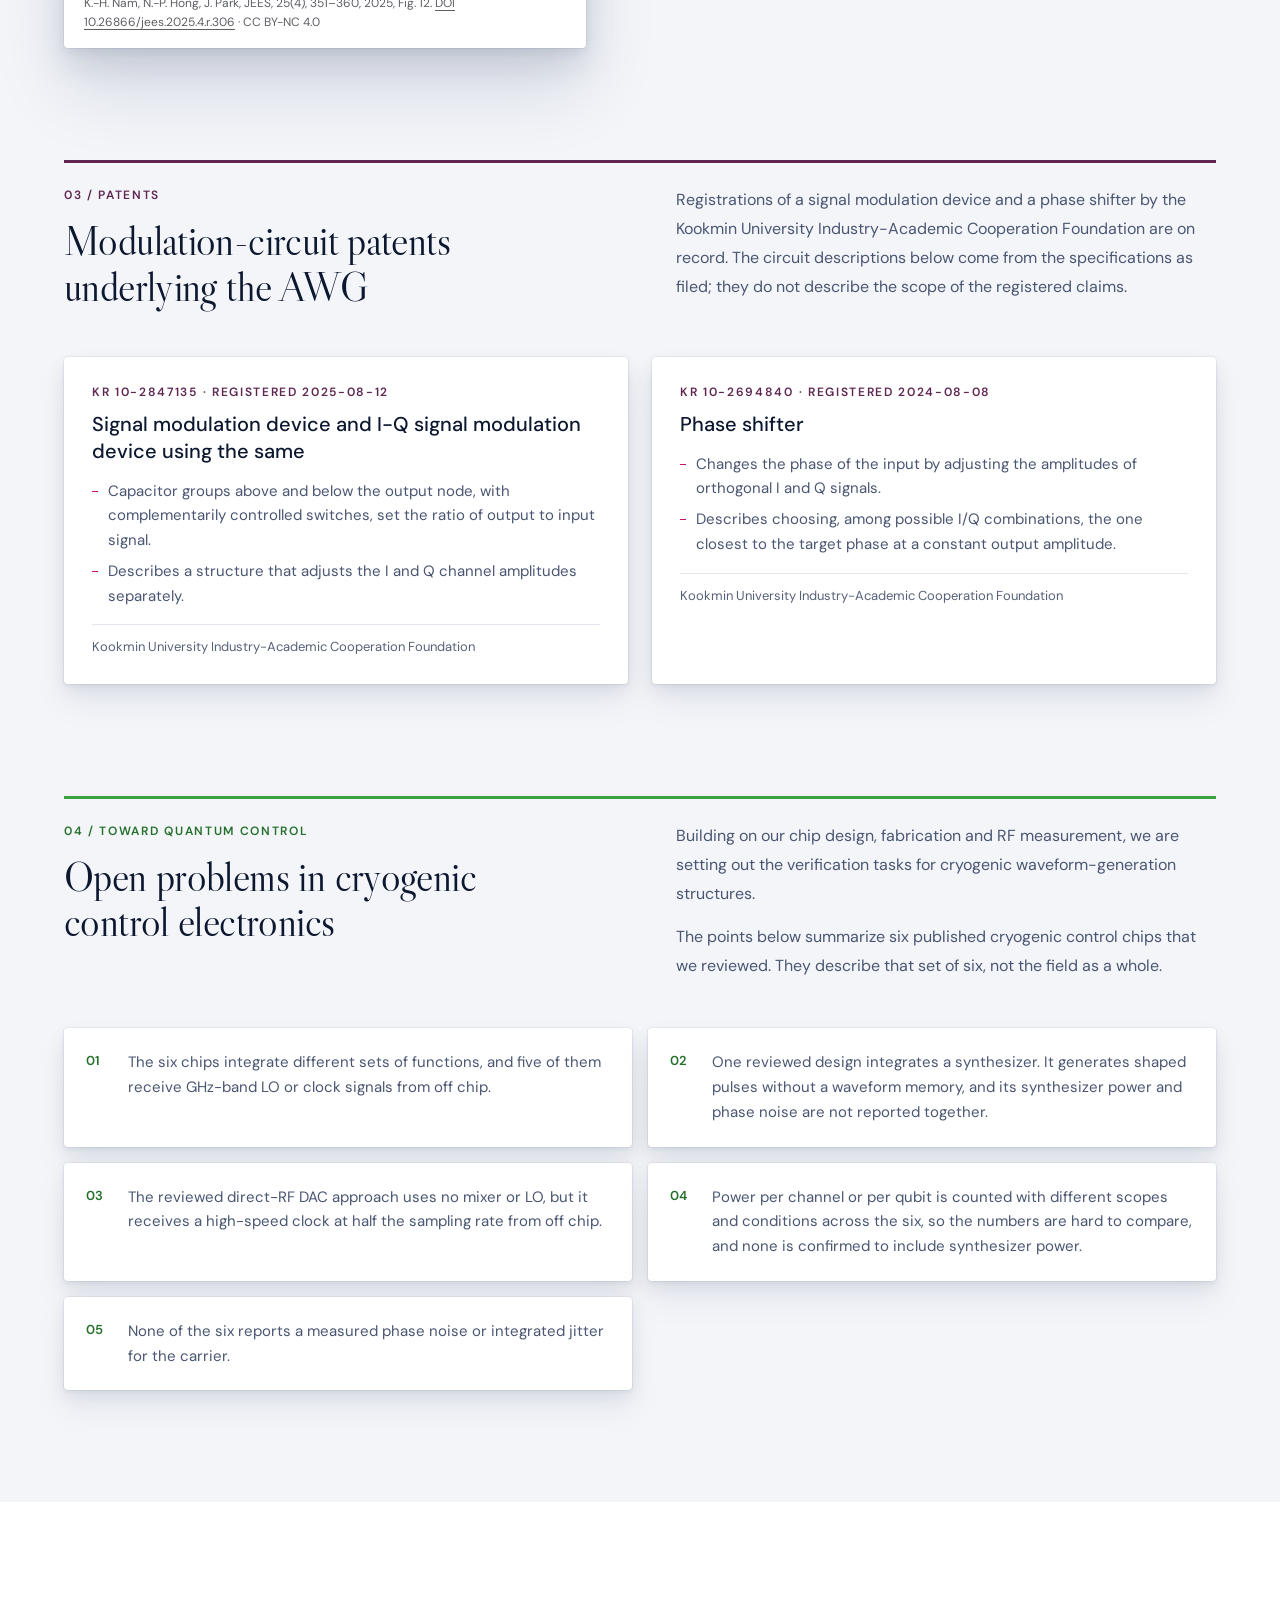
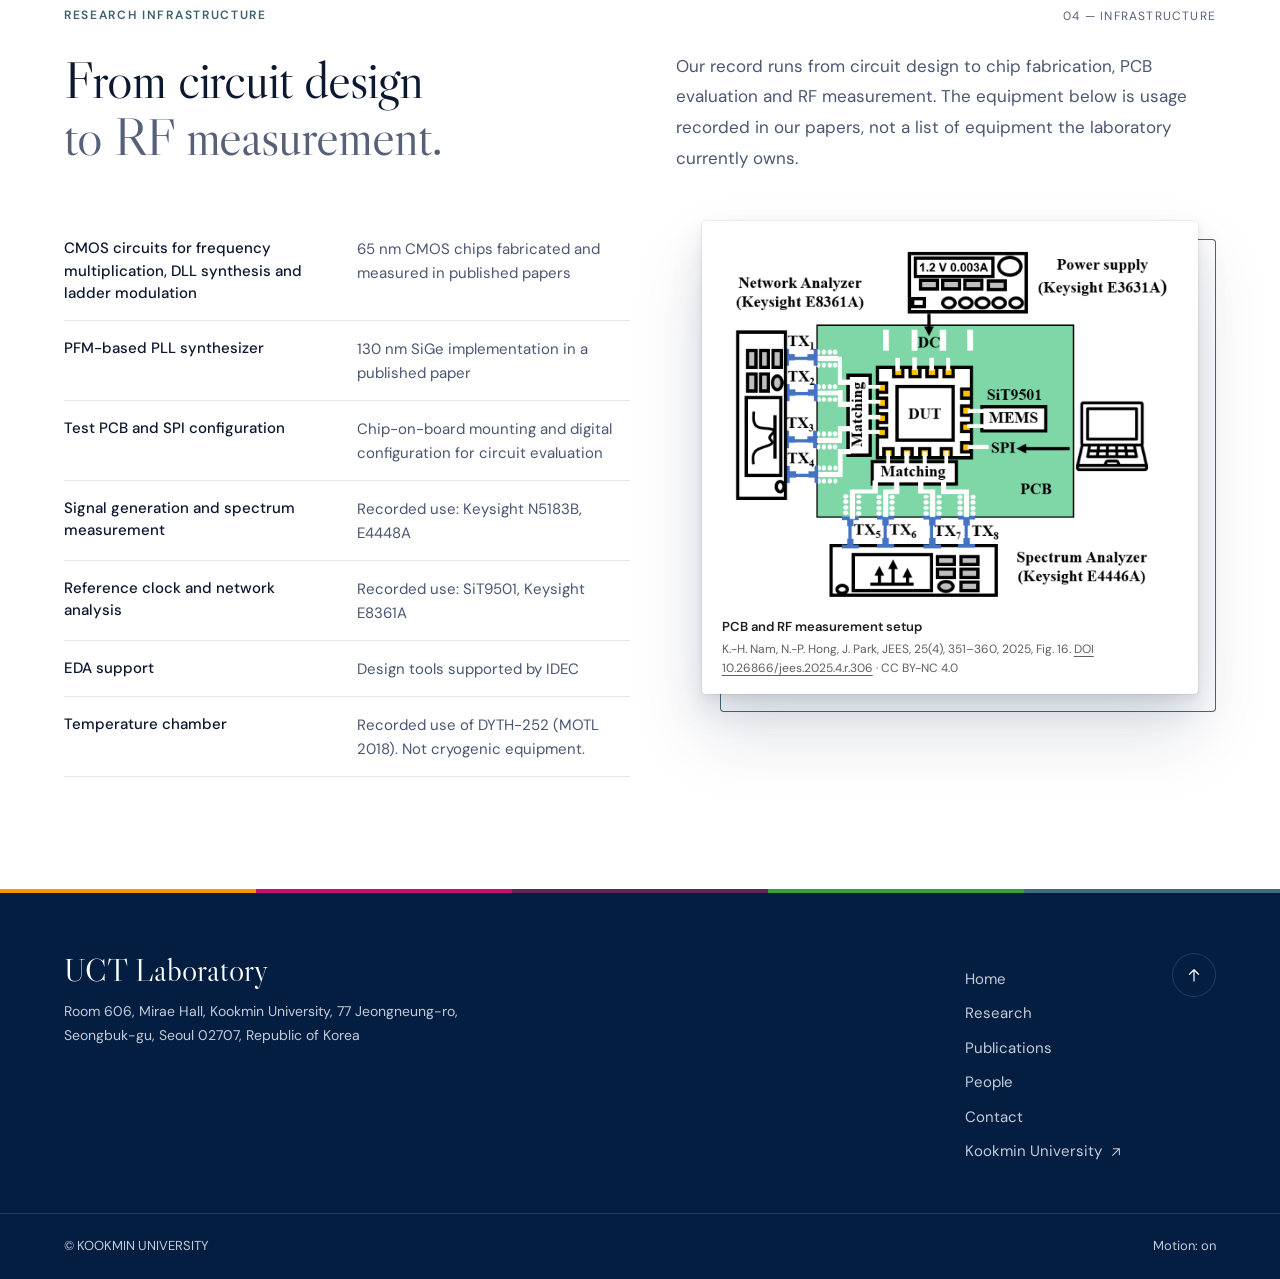
<file: research.html>
<!doctype html>
<html lang="en">
<head>
  <meta charset="UTF-8">
  <meta name="robots" content="noindex, nofollow">
  <meta name="viewport" content="width=device-width, initial-scale=1, viewport-fit=cover">
  <meta name="theme-color" content="#f3efe8">
  <meta name="description" content="Research at the UCT Laboratory, Kookmin University: frequency synthesis, capacitor-ladder modulation, modulation-circuit patents and research infrastructure.">
  <title>Research | UCT Laboratory</title>
  <link rel="icon" href="assets/kookmin-logo-en.png">
  <link rel="stylesheet" href="assets/fonts.css">
  <link rel="stylesheet" href="assets/site.css">
  <script src="content.js" defer></script>
  <script src="app.js" defer></script>
</head>
<body data-page="research">
  <svg class="icons" xmlns="http://www.w3.org/2000/svg" aria-hidden="true"><defs>
    <symbol id="arrow" viewBox="0 0 24 24"><path d="M4 12h15M13 6l6 6-6 6"/></symbol>
    <symbol id="arrow-left" viewBox="0 0 24 24"><path d="M20 12H5M11 6l-6 6 6 6"/></symbol>
    <symbol id="diagonal" viewBox="0 0 24 24"><path d="M7 17 17 7M8 7h9v9"/></symbol>
    <symbol id="search" viewBox="0 0 24 24"><circle cx="10.5" cy="10.5" r="6.5"/><path d="m16 16 4 4"/></symbol>
    <symbol id="research" viewBox="0 0 24 24"><circle cx="12" cy="12" r="2.5"/><ellipse cx="12" cy="12" rx="10" ry="4" transform="rotate(-40 12 12)"/><ellipse cx="12" cy="12" rx="10" ry="4" transform="rotate(40 12 12)"/></symbol>
    <symbol id="circuit" viewBox="0 0 24 24"><rect x="6" y="6" width="12" height="12" rx="2"/><path d="M9 2v4M15 2v4M9 18v4M15 18v4M2 9h4M2 15h4M18 9h4M18 15h4"/></symbol>
    <symbol id="waves" viewBox="0 0 24 24"><path d="M3 12h3M10 8a6 6 0 0 1 0 8M14 5a10 10 0 0 1 0 14M18 2a14 14 0 0 1 0 20"/></symbol>
    <symbol id="document" viewBox="0 0 24 24"><path d="M7 3h7l4 4v14H7z"/><path d="M14 3v4h4M10 12h5M10 16h5"/></symbol>
    <symbol id="chevron" viewBox="0 0 24 24"><path d="m6 9 6 6 6-6"/></symbol>
    <symbol id="close" viewBox="0 0 24 24"><path d="m6 6 12 12M18 6 6 18"/></symbol>
    <symbol id="menu" viewBox="0 0 24 24"><path d="M4 7h16M4 12h16M4 17h16"/></symbol>
    <symbol id="pause" viewBox="0 0 24 24"><path d="M9 6v12M15 6v12"/></symbol>
    <symbol id="play" viewBox="0 0 24 24"><path d="M8 5.5v13l10.5-6.5z"/></symbol>
  </defs></svg>
  <a class="skip-link" href="#main">Skip to content</a>

  <div class="utility-bar">
    <div class="wrap utility-inner">
      <span class="utility-id"><span data-university>KOOKMIN UNIVERSITY</span><span aria-hidden="true"> · </span><span data-department>School of Electrical Engineering</span></span>
      <span class="utility-links"><span data-lab-office></span><a data-university-link href="https://www.kookmin.ac.kr/" target="_blank" rel="noopener noreferrer">Kookmin University <svg aria-hidden="true"><use href="#diagonal"/></svg><span class="sr-only"> (opens in a new tab)</span></a></span>
    </div>
  </div>
  <header class="header" id="site-header">
    <div class="wrap header-inner">
      <div class="brand-group">
        <a class="brand" data-university-link href="https://www.kookmin.ac.kr/" target="_blank" rel="noopener noreferrer" aria-label="Kookmin University website (opens in a new tab)"><img id="university-logo" src="assets/kookmin-logo-en-on-light.png" width="379" height="56" alt="Kookmin University"></a>
        <a href="index.html" class="lab-name" data-lab-name>UCT Laboratory</a>
      </div>
      <nav class="desktop-nav" id="desktop-nav" aria-label="Main navigation">
        <a href="index.html#professor">Professor</a>
        <a href="research.html" aria-current="page">Research</a>
        <a href="publications.html">Publications</a>
        <a href="index.html#contact">Contact</a>
      </nav>
      <div class="header-actions">
        <button class="icon-button" id="search-open" type="button" aria-label="Search the laboratory website"><svg><use href="#search"/></svg></button>
        <button class="icon-button mobile-menu" id="menu-open" type="button" aria-label="Open menu"><svg><use href="#menu"/></svg></button>
      </div>
    </div>
  </header>

  <main id="main">
    <section class="page-hero" id="page-top" aria-labelledby="page-title">
      <div class="wrap page-hero-inner">
        <nav class="crumbs" aria-label="Breadcrumb"><a href="index.html">Home</a><span aria-hidden="true">/</span><span aria-current="page">Research</span></nav>
        <p class="eyebrow page-eyebrow" id="page-eyebrow"></p>
        <h1 id="page-title"></h1>
        <p class="page-lede" id="page-lede"></p>
      </div>
    </section>

    <section class="section section-alt research-section" id="research" aria-label="Research themes">
      <div class="wrap">
        <div id="themes"></div>
      </div>
    </section>

    <section class="section infrastructure-section" id="infrastructure" aria-labelledby="infrastructure-heading">
      <div class="wrap">
        <div class="topline"><p class="eyebrow section-label" id="infrastructure-eyebrow"></p><span class="section-number" aria-hidden="true">04 — INFRASTRUCTURE</span></div>
        <div class="about-content"><h2 id="infrastructure-heading"></h2><p class="lede" id="infrastructure-summary"></p></div>
        <div class="infra-layout">
          <dl class="infra-list" id="infrastructure-list"></dl>
          <div id="infrastructure-figure"></div>
        </div>
      </div>
    </section>
  </main>

  <footer>
    <div class="wrap footer-main">
      <div>
        <p class="footer-wordmark"><span data-lab-name>UCT Laboratory</span></p>
        <p class="footer-address" id="footer-address"></p>
      </div>
      <nav class="footer-links" id="footer-links" aria-label="Footer">
        <a href="index.html">Home</a>
        <a href="research.html">Research</a>
        <a href="publications.html">Publications</a>
        <a href="index.html#professor">Professor</a>
        <a href="index.html#contact">Contact</a>
        <a data-university-link href="https://www.kookmin.ac.kr/" target="_blank" rel="noopener noreferrer">Kookmin University <svg aria-hidden="true"><use href="#diagonal"/></svg><span class="sr-only"> (opens in a new tab)</span></a>
      </nav>
      <a class="back-top" href="#main" aria-label="Back to top"><svg aria-hidden="true"><use href="#arrow"/></svg></a>
    </div>
    <div class="wrap footer-bottom">
      <span>© <span data-university>KOOKMIN UNIVERSITY</span></span>
      <button id="motion-toggle" type="button" aria-pressed="false">Motion: on</button>
    </div>
  </footer>

  <dialog id="search-dialog" aria-labelledby="search-title">
    <div class="dialog-heading"><h2 id="search-title">Search the laboratory.</h2><button class="icon-button" type="button" data-close aria-label="Close search"><svg><use href="#close"/></svg></button></div>
    <label for="search-input">Search the laboratory website</label>
    <div class="search-field"><svg aria-hidden="true"><use href="#search"/></svg><input id="search-input" type="search" placeholder="Synthesizer, capacitor ladder, professor..." autocomplete="off"></div>
    <div id="search-results" aria-live="polite"></div>
  </dialog>
  <dialog id="menu-dialog" aria-labelledby="menu-title">
    <div class="dialog-heading"><h2 id="menu-title">Menu</h2><button class="icon-button" type="button" data-close aria-label="Close menu"><svg><use href="#close"/></svg></button></div>
    <nav aria-label="Mobile navigation" id="mobile-nav">
      <a href="index.html">Home <svg aria-hidden="true"><use href="#arrow"/></svg></a>
      <a href="research.html">Research <svg aria-hidden="true"><use href="#arrow"/></svg></a>
      <a href="publications.html">Publications <svg aria-hidden="true"><use href="#arrow"/></svg></a>
      <a href="index.html#professor">Professor <svg aria-hidden="true"><use href="#arrow"/></svg></a>
      <a href="index.html#contact">Contact <svg aria-hidden="true"><use href="#arrow"/></svg></a>
      <button type="button" class="menu-search" id="menu-search">Search <svg aria-hidden="true"><use href="#search"/></svg></button>
      <a data-university-link href="https://www.kookmin.ac.kr/" target="_blank" rel="noopener noreferrer">Kookmin University <svg aria-hidden="true"><use href="#diagonal"/></svg><span class="sr-only"> (opens in a new tab)</span></a>
    </nav>
  </dialog>
  <div class="palette-switcher" id="palette-switcher" role="group" aria-label="Compare colour palettes" hidden><span>Palette</span></div>
  <noscript><p class="noscript-message">Please enable JavaScript to view laboratory content. Use the logo above to visit Kookmin University.</p></noscript>
</body>
</html>
</file>
<file: assets/fonts.css>
@font-face {
  font-family: 'DM Sans';
  font-style: normal;
  font-weight: 400;
  font-display: swap;
  src: url(./font-0.woff2) format('truetype');
}
@font-face {
  font-family: 'DM Sans';
  font-style: normal;
  font-weight: 500;
  font-display: swap;
  src: url(./font-1.woff2) format('truetype');
}
@font-face {
  font-family: 'DM Sans';
  font-style: normal;
  font-weight: 600;
  font-display: swap;
  src: url(./font-2.woff2) format('truetype');
}
@font-face {
  font-family: 'DM Sans';
  font-style: normal;
  font-weight: 700;
  font-display: swap;
  src: url(./font-3.woff2) format('truetype');
}
@font-face {
  font-family: 'Libre Caslon Display';
  font-style: normal;
  font-weight: 400;
  font-display: swap;
  src: url(./font-4.woff2) format('truetype');
}
</file>
<file: assets/site.css>
/* UCT Laboratory — layered editorial depth.
 * Depth comes from stacked planes (offset back planes, a floating note, elevated cards) and layered tinted shadows.
 * Every colour is a token; the palette blocks below are the only place colours are defined. */
/* Palettes, built from colours measured on reference sites (2026-10-05) and contrast-checked (all text pairs >= 4.5).
 * aqua: IQM, ivory: Anthropic, violet: Q-CTRL, teal: Quantinuum, mint: Pasqal, signal: Alice & Bob, mono: Linear, magenta: Earlier prototype.
 * The default (aqua) sits on :root; the others apply through html[data-palette]. */
:root {
  --page: #ffffff;
  --paper: #f4f6f6;
  --ink: #101826;
  --text: #3d4550;
  --muted: #5f6670;
  --line: #dfe5e5;
  --accent: #69ded7;
  --accent-ink: #0b726c;
  --deep: #f4f6f6;
  --deep-2: #e8eeee;
  --on-deep: #101826;
  --on-deep-muted: #4d5560;
  --on-deep-accent: #0b726c;
  --header: #ffffff;
  --on-header: #101826;
  --on-header-muted: #4d5560;
  --foot: #101826;
  --on-foot: #f4f6f6;
  --on-foot-muted: #a9b2bd;
  --note: #ffffff;
  --on-note: #101826;
  --on-note-accent: #0b726c;
  --plane-a: #dcefee;
  --plane-b: #cde7e5;
  --shadow-rgb: 16 24 38;
  --hero-shadow-rgb: 16 24 38;
  --hero-shadow-alpha: .55;
}
html[data-palette="ivory"] {
  --page: #faf9f5;
  --paper: #f0eee6;
  --ink: #141413;
  --text: #3d3d3a;
  --muted: #5e5d59;
  --line: #e3dfd3;
  --accent: #d97757;
  --accent-ink: #934914;
  --deep: #f0eee6;
  --deep-2: #e6e2d6;
  --on-deep: #141413;
  --on-deep-muted: #56554f;
  --on-deep-accent: #934914;
  --header: #faf9f5;
  --on-header: #141413;
  --on-header-muted: #56554f;
  --foot: #141413;
  --on-foot: #f0eee6;
  --on-foot-muted: #b0aea5;
  --note: #faf9f5;
  --on-note: #141413;
  --on-note-accent: #934914;
  --plane-a: #e3ddcd;
  --plane-b: #d8d1bf;
  --shadow-rgb: 40 32 20;
  --hero-shadow-rgb: 40 32 20;
  --hero-shadow-alpha: .55;
}
html[data-palette="violet"] {
  --page: #ffffff;
  --paper: #f4f3f8;
  --ink: #14131f;
  --text: #43414f;
  --muted: #64626f;
  --line: #e2e0ea;
  --accent: #6a1fe8;
  --accent-ink: #5a17c9;
  --deep: #0d0d17;
  --deep-2: #171728;
  --on-deep: #f3f2f8;
  --on-deep-muted: #b4b2c4;
  --on-deep-accent: #b38cff;
  --header: #0d0d17;
  --on-header: #f3f2f8;
  --on-header-muted: #b4b2c4;
  --foot: #0d0d17;
  --on-foot: #f3f2f8;
  --on-foot-muted: #b4b2c4;
  --note: #171728;
  --on-note: #f3f2f8;
  --on-note-accent: #b38cff;
  --plane-a: #25233d;
  --plane-b: #1b1a2e;
  --shadow-rgb: 20 16 40;
  --hero-shadow-rgb: 0 0 0;
  --hero-shadow-alpha: 1;
}
html[data-palette="teal"] {
  --page: #ffffff;
  --paper: #eef4f2;
  --ink: #121414;
  --text: #3d4846;
  --muted: #5d6866;
  --line: #dbe5e2;
  --accent: #2a9d92;
  --accent-ink: #1d605b;
  --deep: #121414;
  --deep-2: #1b2322;
  --on-deep: #f1f6f5;
  --on-deep-muted: #adbcb9;
  --on-deep-accent: #8fe3d3;
  --header: #121414;
  --on-header: #f1f6f5;
  --on-header-muted: #adbcb9;
  --foot: #121414;
  --on-foot: #f1f6f5;
  --on-foot-muted: #adbcb9;
  --note: #1b2322;
  --on-note: #f1f6f5;
  --on-note-accent: #8fe3d3;
  --plane-a: #1d605b;
  --plane-b: #163f3c;
  --shadow-rgb: 10 24 22;
  --hero-shadow-rgb: 0 0 0;
  --hero-shadow-alpha: 1;
}
html[data-palette="mint"] {
  --page: #ffffff;
  --paper: #eff6f3;
  --ink: #0e1a1c;
  --text: #3a4a4b;
  --muted: #5a6a6b;
  --line: #d8e6e2;
  --accent: #3ccf91;
  --accent-ink: #0b7a52;
  --deep: #0e1a1c;
  --deep-2: #173035;
  --on-deep: #eef6f3;
  --on-deep-muted: #a8bfbc;
  --on-deep-accent: #91e6ca;
  --header: #0e1a1c;
  --on-header: #eef6f3;
  --on-header-muted: #a8bfbc;
  --foot: #0e1a1c;
  --on-foot: #eef6f3;
  --on-foot-muted: #a8bfbc;
  --note: #173035;
  --on-note: #eef6f3;
  --on-note-accent: #91e6ca;
  --plane-a: #204249;
  --plane-b: #173035;
  --shadow-rgb: 8 22 24;
  --hero-shadow-rgb: 0 0 0;
  --hero-shadow-alpha: 1;
}
html[data-palette="signal"] {
  --page: #ffffff;
  --paper: #f3f3f1;
  --ink: #121314;
  --text: #414346;
  --muted: #626467;
  --line: #e1e1de;
  --accent: #fac500;
  --accent-ink: #7a5f00;
  --deep: #060506;
  --deep-2: #1b1d20;
  --on-deep: #ffffff;
  --on-deep-muted: #b5b7b9;
  --on-deep-accent: #fac500;
  --header: #060506;
  --on-header: #ffffff;
  --on-header-muted: #b5b7b9;
  --foot: #060506;
  --on-foot: #ffffff;
  --on-foot-muted: #b5b7b9;
  --note: #1b1d20;
  --on-note: #ffffff;
  --on-note-accent: #fac500;
  --plane-a: #313435;
  --plane-b: #232527;
  --shadow-rgb: 10 10 12;
  --hero-shadow-rgb: 0 0 0;
  --hero-shadow-alpha: 1;
}
html[data-palette="mono"] {
  --page: #ffffff;
  --paper: #f4f5f5;
  --ink: #08090a;
  --text: #3e4146;
  --muted: #62666d;
  --line: #e2e3e5;
  --accent: #8a8f98;
  --accent-ink: #3e4146;
  --deep: #08090a;
  --deep-2: #151617;
  --on-deep: #f7f8f8;
  --on-deep-muted: #9ea3ab;
  --on-deep-accent: #ffffff;
  --header: #08090a;
  --on-header: #f7f8f8;
  --on-header-muted: #9ea3ab;
  --foot: #08090a;
  --on-foot: #f7f8f8;
  --on-foot-muted: #9ea3ab;
  --note: #151617;
  --on-note: #f7f8f8;
  --on-note-accent: #ffffff;
  --plane-a: #232427;
  --plane-b: #1a1b1d;
  --shadow-rgb: 0 0 0;
  --hero-shadow-rgb: 0 0 0;
  --hero-shadow-alpha: 1;
}
html[data-palette="magenta"] {
  --page: #ffffff;
  --paper: #f3f5f9;
  --ink: #0c1730;
  --text: #4a5672;
  --muted: #566179;
  --line: #e1e6ef;
  --accent: #ce0f69;
  --accent-ink: #b80d5d;
  --deep: #020f24;
  --deep-2: #041e42;
  --on-deep: #ffffff;
  --on-deep-muted: #b9c3d4;
  --on-deep-accent: #ff9400;
  --header: #ffffff;
  --on-header: #0c1730;
  --on-header-muted: #4a5672;
  --foot: #041e42;
  --on-foot: #ffffff;
  --on-foot-muted: #c3cbd8;
  --note: #0a2148;
  --on-note: #ffffff;
  --on-note-accent: #ff9400;
  --plane-a: #0b2a55;
  --plane-b: #071d3d;
  --shadow-rgb: 4 30 66;
  --hero-shadow-rgb: 0 0 0;
  --hero-shadow-alpha: 1;
}
/* Slide tones: each slide can carry its own palette inside the hero. Colours are registered so the change animates. */
@property --ink { syntax: '<color>'; inherits: true; initial-value: #000000; }
@property --accent { syntax: '<color>'; inherits: true; initial-value: #000000; }
@property --accent-ink { syntax: '<color>'; inherits: true; initial-value: #000000; }
@property --deep { syntax: '<color>'; inherits: true; initial-value: #000000; }
@property --deep-2 { syntax: '<color>'; inherits: true; initial-value: #000000; }
@property --on-deep { syntax: '<color>'; inherits: true; initial-value: #000000; }
@property --on-deep-muted { syntax: '<color>'; inherits: true; initial-value: #000000; }
@property --on-deep-accent { syntax: '<color>'; inherits: true; initial-value: #000000; }
@property --note { syntax: '<color>'; inherits: true; initial-value: #000000; }
@property --on-note { syntax: '<color>'; inherits: true; initial-value: #000000; }
@property --on-note-accent { syntax: '<color>'; inherits: true; initial-value: #000000; }
@property --plane-a { syntax: '<color>'; inherits: true; initial-value: #000000; }
@property --plane-b { syntax: '<color>'; inherits: true; initial-value: #000000; }
@property --hero-shadow-alpha { syntax: '<number>'; inherits: true; initial-value: 1; }
.hero[data-tone="aqua"] {
  --ink: #101826;
  --accent: #69ded7;
  --accent-ink: #0b726c;
  --deep: #f4f6f6;
  --deep-2: #e8eeee;
  --on-deep: #101826;
  --on-deep-muted: #4d5560;
  --on-deep-accent: #0b726c;
  --note: #ffffff;
  --on-note: #101826;
  --on-note-accent: #0b726c;
  --plane-a: #dcefee;
  --plane-b: #cde7e5;
  --hero-shadow-rgb: 16 24 38;
  --hero-shadow-alpha: .55;
}
.hero[data-tone="ivory"] {
  --ink: #141413;
  --accent: #d97757;
  --accent-ink: #934914;
  --deep: #f0eee6;
  --deep-2: #e6e2d6;
  --on-deep: #141413;
  --on-deep-muted: #56554f;
  --on-deep-accent: #934914;
  --note: #faf9f5;
  --on-note: #141413;
  --on-note-accent: #934914;
  --plane-a: #e3ddcd;
  --plane-b: #d8d1bf;
  --hero-shadow-rgb: 40 32 20;
  --hero-shadow-alpha: .55;
}
.hero[data-tone="violet"] {
  --ink: #14131f;
  --accent: #6a1fe8;
  --accent-ink: #5a17c9;
  --deep: #0d0d17;
  --deep-2: #171728;
  --on-deep: #f3f2f8;
  --on-deep-muted: #b4b2c4;
  --on-deep-accent: #b38cff;
  --note: #171728;
  --on-note: #f3f2f8;
  --on-note-accent: #b38cff;
  --plane-a: #25233d;
  --plane-b: #1b1a2e;
  --hero-shadow-rgb: 0 0 0;
  --hero-shadow-alpha: 1;
}
.hero[data-tone="teal"] {
  --ink: #121414;
  --accent: #2a9d92;
  --accent-ink: #1d605b;
  --deep: #121414;
  --deep-2: #1b2322;
  --on-deep: #f1f6f5;
  --on-deep-muted: #adbcb9;
  --on-deep-accent: #8fe3d3;
  --note: #1b2322;
  --on-note: #f1f6f5;
  --on-note-accent: #8fe3d3;
  --plane-a: #1d605b;
  --plane-b: #163f3c;
  --hero-shadow-rgb: 0 0 0;
  --hero-shadow-alpha: 1;
}
.hero[data-tone="mint"] {
  --ink: #0e1a1c;
  --accent: #3ccf91;
  --accent-ink: #0b7a52;
  --deep: #0e1a1c;
  --deep-2: #173035;
  --on-deep: #eef6f3;
  --on-deep-muted: #a8bfbc;
  --on-deep-accent: #91e6ca;
  --note: #173035;
  --on-note: #eef6f3;
  --on-note-accent: #91e6ca;
  --plane-a: #204249;
  --plane-b: #173035;
  --hero-shadow-rgb: 0 0 0;
  --hero-shadow-alpha: 1;
}
.hero[data-tone="signal"] {
  --ink: #121314;
  --accent: #fac500;
  --accent-ink: #7a5f00;
  --deep: #060506;
  --deep-2: #1b1d20;
  --on-deep: #ffffff;
  --on-deep-muted: #b5b7b9;
  --on-deep-accent: #fac500;
  --note: #1b1d20;
  --on-note: #ffffff;
  --on-note-accent: #fac500;
  --plane-a: #313435;
  --plane-b: #232527;
  --hero-shadow-rgb: 0 0 0;
  --hero-shadow-alpha: 1;
}
.hero[data-tone="mono"] {
  --ink: #08090a;
  --accent: #8a8f98;
  --accent-ink: #3e4146;
  --deep: #08090a;
  --deep-2: #151617;
  --on-deep: #f7f8f8;
  --on-deep-muted: #9ea3ab;
  --on-deep-accent: #ffffff;
  --note: #151617;
  --on-note: #f7f8f8;
  --on-note-accent: #ffffff;
  --plane-a: #232427;
  --plane-b: #1a1b1d;
  --hero-shadow-rgb: 0 0 0;
  --hero-shadow-alpha: 1;
}
.hero[data-tone="magenta"] {
  --ink: #0c1730;
  --accent: #ce0f69;
  --accent-ink: #b80d5d;
  --deep: #020f24;
  --deep-2: #041e42;
  --on-deep: #ffffff;
  --on-deep-muted: #b9c3d4;
  --on-deep-accent: #ff9400;
  --note: #0a2148;
  --on-note: #ffffff;
  --on-note-accent: #ff9400;
  --plane-a: #0b2a55;
  --plane-b: #071d3d;
  --hero-shadow-rgb: 0 0 0;
  --hero-shadow-alpha: 1;
}

/* Shared tokens */
:root {
  --sans: 'DM Sans', 'Segoe UI', Arial, sans-serif;
  --serif: 'Libre Caslon Display', Georgia, serif;
  --ease-out: cubic-bezier(0.23, 1, 0.32, 1);
  --gutter: clamp(20px, 5vw, 64px);


  --header-line: color-mix(in srgb, var(--on-header) 12%, transparent);
  --foot-line: color-mix(in srgb, var(--on-foot) 12%, transparent);
  --e1: 0 0 0 1px rgb(var(--shadow-rgb) / .06), 0 1px 2px rgb(var(--shadow-rgb) / .06), 0 2px 6px rgb(var(--shadow-rgb) / .04);
  --e2: 0 0 0 1px rgb(var(--shadow-rgb) / .05), 0 2px 4px rgb(var(--shadow-rgb) / .05), 0 8px 18px rgb(var(--shadow-rgb) / .07), 0 18px 36px rgb(var(--shadow-rgb) / .06);
  --e3: 0 0 0 1px rgb(var(--shadow-rgb) / .05), 0 4px 8px rgb(var(--shadow-rgb) / .06), 0 16px 32px rgb(var(--shadow-rgb) / .10), 0 40px 72px rgb(var(--shadow-rgb) / .13);
}
/* Derived from tokens that slide tones override, so they are recomputed inside the hero too. */
:root, .hero {
  --deep-line: color-mix(in srgb, var(--on-deep) 14%, transparent);
  --e-hero:
    0 0 0 1px rgb(var(--hero-shadow-rgb) / calc(var(--hero-shadow-alpha) * .08)),
    0 2px 6px rgb(var(--hero-shadow-rgb) / calc(var(--hero-shadow-alpha) * .22)),
    0 18px 40px rgb(var(--hero-shadow-rgb) / calc(var(--hero-shadow-alpha) * .32)),
    0 48px 90px rgb(var(--hero-shadow-rgb) / calc(var(--hero-shadow-alpha) * .32));
}

/* Base */
* { box-sizing: border-box; }
[hidden] { display: none !important; }
html { scroll-behavior: smooth; scroll-padding-top: 96px; }
body {
  margin: 0;
  background: var(--page);
  color: var(--ink);
  font: 400 16px/1.7 var(--sans);
  -webkit-font-smoothing: antialiased;
  overflow-x: hidden;
  transition: background-color 300ms ease;
}
body:has(dialog[open]) { overflow: hidden; }
a { color: inherit; text-decoration: none; }
button, input { font: inherit; color: inherit; }
button { cursor: pointer; border: 0; background: none; padding: 0; }
button, a { touch-action: manipulation; -webkit-tap-highlight-color: transparent; }
button:disabled { cursor: default; opacity: .45; }
img { display: block; max-width: 100%; }
svg { width: 22px; height: 22px; fill: none; stroke: currentColor; stroke-width: 1.6; stroke-linecap: round; stroke-linejoin: round; flex-shrink: 0; }
h1, h2, h3, h4, p, figure, dl, dd, ol, ul { margin: 0; }
h1, h2, h3 { font-weight: 400; text-wrap: balance; }
.wrap { width: 100%; max-width: 1360px; margin-inline: auto; padding-inline: var(--gutter); }
.icons, .sr-only { position: absolute; width: 1px; height: 1px; overflow: hidden; clip: rect(0 0 0 0); white-space: nowrap; }
:focus-visible { outline: 3px solid var(--accent); outline-offset: 4px; border-radius: 2px; }
.skip-link { position: fixed; z-index: 60; top: -80px; left: 12px; background: var(--page); padding: 14px 18px; box-shadow: var(--e2); }
.skip-link:focus { top: 12px; }
.eyebrow { font-size: 12px; font-weight: 600; letter-spacing: .14em; line-height: 1.5; text-transform: uppercase; }

/* Pressables: instant, subtle feedback */
.button, .carousel-arrow, .pause-button, .icon-button, .slide-dot, .back-top, .text-link, .menu-search, .swatch {
  transition: transform 160ms var(--ease-out), background-color 200ms ease, color 200ms ease, box-shadow 200ms ease;
}
.button:active, .carousel-arrow:active, .pause-button:active, .icon-button:active, .back-top:active, .text-link:active, .menu-search:active, .swatch:active { transform: scale(.97); }

/* Header */
.header {
  position: sticky; top: 0; z-index: 40;
  background: var(--header); color: var(--on-header);
  -webkit-backdrop-filter: blur(18px) saturate(160%); backdrop-filter: blur(18px) saturate(160%);
  box-shadow: inset 0 -1px 0 var(--header-line);
  transition: box-shadow 240ms ease, background-color 240ms ease;
}
.header.scrolled { background: color-mix(in srgb, var(--header) 88%, transparent); box-shadow: inset 0 -1px 0 var(--header-line), 0 10px 30px rgb(var(--shadow-rgb) / .12); }
.header-inner { height: 84px; display: flex; align-items: center; gap: 32px; }
.brand-group { display: flex; align-items: center; gap: 24px; min-width: 0; }
.brand { display: block; width: 210px; flex-shrink: 0; }
.brand img { width: 100%; height: auto; }
.lab-name { padding-left: 24px; box-shadow: inset 1px 0 0 var(--header-line); font-size: 16px; font-weight: 600; line-height: 1.3; letter-spacing: -.01em; }
.desktop-nav { display: flex; gap: 6px; margin-left: auto; }
.desktop-nav a { font-size: 15px; padding: 10px 14px; border-radius: 2px; color: var(--on-header-muted); transition: color 200ms ease, background-color 200ms ease; }
.header-actions { display: flex; gap: 10px; }
.icon-button { width: 42px; height: 42px; display: grid; place-items: center; border-radius: 50%; box-shadow: inset 0 0 0 1px var(--header-line); }
.icon-button svg { width: 19px; height: 19px; }
.mobile-menu { display: none; }

/* Hero */
.hero {
  position: relative; isolation: isolate; overflow: hidden;
  background:
    radial-gradient(80% 70% at 85% 10%, color-mix(in srgb, var(--accent) 12%, transparent), transparent 60%),
    radial-gradient(60% 60% at 0% 100%, color-mix(in srgb, var(--on-deep) 6%, transparent), transparent 70%),
    var(--deep);
  color: var(--on-deep);
  transition: --deep 700ms ease, --deep-2 700ms ease, --on-deep 700ms ease, --on-deep-muted 700ms ease, --on-deep-accent 700ms ease,
    --accent 700ms ease, --accent-ink 700ms ease, --ink 700ms ease, --note 700ms ease, --on-note 700ms ease, --on-note-accent 700ms ease,
    --plane-a 700ms ease, --plane-b 700ms ease, --hero-shadow-alpha 700ms ease;
}
.hero-main { position: relative; }

/* Previous / Next strips on the hero's right edge, after the Oxford Engineering banner */
.slide-strips { position: absolute; top: 0; right: 0; bottom: 0; display: flex; z-index: 4; }
.strip {
  width: 88px; display: flex; flex-direction: column; align-items: center; justify-content: flex-end; gap: 18px;
  padding-bottom: 44px; color: var(--on-deep-muted);
  background: color-mix(in srgb, var(--on-deep) 5%, transparent);
  -webkit-backdrop-filter: blur(10px); backdrop-filter: blur(10px);
  box-shadow: inset 1px 0 0 var(--deep-line);
  transition: background-color 200ms ease, color 200ms ease;
}
.strip svg { width: 26px; height: 26px; color: var(--on-deep); stroke-width: 1.4; transition: transform 200ms var(--ease-out); }
.strip span { writing-mode: vertical-rl; height: 116px; font-size: 13px; font-weight: 600; letter-spacing: .24em; text-transform: uppercase; }
.strip:active svg { transform: scale(.88); }
.strip-progress { position: absolute; top: 0; bottom: 0; left: 88px; width: 2px; background: var(--deep-line); pointer-events: none; }
.strip-progress i { position: absolute; inset: 0; background: var(--accent); transform: scaleY(0); transform-origin: top; }
.hero-inner { padding-right: max(var(--gutter), calc(216px - (100vw - 1360px) / 2)); }
.hero-inner {
  display: grid; grid-template-columns: minmax(0, 11fr) minmax(0, 12fr); gap: clamp(40px, 5vw, 88px);
  align-items: center; padding-block: 64px 56px;
}
.hero-copy { min-width: 0; }
.hero-kicker { font-size: 12px; font-weight: 600; letter-spacing: .14em; color: var(--on-deep-muted); text-transform: uppercase; }
.hero-kicker span[aria-hidden] { color: var(--on-deep-accent); margin-inline: 6px; }
.hero-lab { margin-top: 12px; font: 600 24px/1.25 var(--sans); letter-spacing: -.015em; color: var(--on-deep); }
.hero-slide { margin-top: 40px; padding-top: 28px; box-shadow: inset 0 1px 0 var(--deep-line); }
.hero-eyebrow { display: flex; align-items: center; gap: 12px; color: var(--on-deep-accent); min-height: 18px; }
.gold-line { width: 28px; height: 1px; background: var(--accent); }
.hero-statement {
  font-family: var(--serif); font-size: clamp(44px, 4.3vw, 68px); line-height: 1.04; letter-spacing: -.025em;
  height: 2.08em; margin: 22px 0 26px; color: var(--on-deep);
}
.hero-statement span, .hero-statement em { display: block; white-space: nowrap; }
.hero-statement em { font-style: normal; color: var(--on-deep-accent); }
.hero-description { font-size: 17px; line-height: 1.7; color: var(--on-deep-muted); max-width: 31em; min-height: 5.1em; }
.hero-links { display: flex; align-items: center; gap: 28px; margin-top: 30px; flex-wrap: wrap; }
.button { display: inline-flex; align-items: center; gap: 22px; font-size: 15px; font-weight: 600; padding: 12px 0; box-shadow: inset 0 -1px 0 var(--accent); }
.button svg { width: 20px; height: 20px; color: var(--on-deep-accent); transition: transform 200ms var(--ease-out); }
.hero-secondary { display: inline-flex; align-items: center; gap: 8px; font-size: 15px; color: var(--on-deep-muted); transition: color 200ms ease; }
.hero-secondary svg { width: 18px; height: 18px; }

/* Layered visual: two offset back planes, the figure, a floating note */
.hero-visual { min-width: 0; perspective: 1400px; }
.photo-stage { position: relative; aspect-ratio: 5 / 4; max-width: 100%; margin: 0 56px 64px 0; transform-style: preserve-3d; will-change: transform; }
.back-plane { position: absolute; inset: 0; border-radius: 4px; pointer-events: none; }
.plane-one { transform: translate3d(20px, 20px, -40px) scale(1.029); background: linear-gradient(150deg, var(--plane-a), var(--plane-b)); box-shadow: var(--e-hero); }
.plane-two { transform: translate3d(40px, 40px, -80px) scale(1.057); box-shadow: inset 0 0 0 1px color-mix(in srgb, var(--accent) 50%, transparent); }
.hero-photo { position: absolute; inset: 0; overflow: hidden; border-radius: 4px; background: var(--deep-2); box-shadow: var(--e-hero); }
.hero-photo img { position: absolute; inset: 0; width: 100%; height: 100%; object-fit: cover; }
.hero-photo img.fit-contain { object-fit: contain; background: #ffffff; padding: 64px 28px 96px; }
.hero-photo::after { content: ''; position: absolute; inset: 0; pointer-events: none; border-radius: inherit; box-shadow: inset 0 0 0 1px rgb(var(--shadow-rgb) / .08); }
.origin-chip, .drawing-label {
  position: absolute; top: 18px; z-index: 2;
  font-size: 11px; font-weight: 600; letter-spacing: .12em; text-transform: uppercase;
  padding: 7px 11px; border-radius: 2px; color: #ffffff;
  background: color-mix(in srgb, var(--ink) 80%, transparent);
  -webkit-backdrop-filter: blur(10px); backdrop-filter: blur(10px);
}
.origin-chip { left: 18px; }
.origin-chip[data-origin="lab"] { background: var(--accent-ink); }
.drawing-label { right: 18px; }
.floating-note {
  position: absolute; left: -44px; bottom: -28px; z-index: 3; width: min(420px, 84%);
  padding: 20px 22px; border-radius: 4px;
  background: color-mix(in srgb, var(--note) 92%, transparent); color: var(--on-note);
  -webkit-backdrop-filter: blur(16px) saturate(150%); backdrop-filter: blur(16px) saturate(150%);
  box-shadow: var(--e-hero), inset 0 1px 0 color-mix(in srgb, var(--on-note) 10%, transparent);
  transform: translate3d(0, 0, 50px) scale(.965);
}
.floating-note .eyebrow { font-size: 11px; color: var(--on-note-accent); margin-bottom: 8px; }
.note-text { font-size: 17px; line-height: 1.45; }
.note-text span { display: block; }
.image-credit { font-size: 12px; line-height: 1.6; color: var(--on-deep-muted); min-height: 4.8em; max-width: 52em; }
.image-credit a[href] { text-decoration: underline; text-decoration-color: color-mix(in srgb, var(--on-deep-muted) 50%, transparent); text-underline-offset: 3px; }
.license-link { margin-left: 8px; white-space: nowrap; }

/* Story navigation with autoplay progress */
.hero-bottom { background: var(--deep-2); box-shadow: inset 0 1px 0 var(--deep-line); color: var(--on-deep); }
.carousel-controls { display: grid; grid-template-columns: auto minmax(0, 1fr) auto; align-items: stretch; gap: 32px; }
.carousel-step { display: flex; align-items: center; gap: 12px; }
.carousel-step .carousel-arrow { display: none; }
.carousel-arrow { width: 40px; height: 40px; border-radius: 50%; display: grid; place-items: center; box-shadow: inset 0 0 0 1px color-mix(in srgb, var(--on-deep) 28%, transparent); }
.carousel-arrow svg { width: 18px; height: 18px; }
.slide-counter { display: flex; gap: 6px; font-size: 14px; font-variant-numeric: tabular-nums; color: var(--on-deep-muted); min-width: 52px; justify-content: center; }
.slide-counter strong { font-weight: 600; color: var(--on-deep); }
.slide-dots { display: grid; gap: 24px; }
.slide-dot { position: relative; display: flex; flex-direction: column; justify-content: center; gap: 4px; text-align: left; font-size: 15px; line-height: 1.35; color: var(--on-deep-muted); padding: 22px 0 20px; }
.slide-dot::before { content: attr(data-number); font-size: 12px; letter-spacing: .1em; font-variant-numeric: tabular-nums; color: var(--on-deep-muted); }
.slide-dot .dot-track { position: absolute; left: 0; right: 0; top: 0; height: 2px; background: var(--deep-line); overflow: hidden; }
.slide-dot .dot-fill { position: absolute; inset: 0; background: var(--accent); transform: scaleX(0); transform-origin: left; }
.slide-dot.active { color: var(--on-deep); font-weight: 500; }
.slide-dot.active::before { color: var(--on-deep-accent); }
.slide-dot.active .dot-fill { transform: scaleX(1); }
.pause-button { display: flex; align-items: center; gap: 10px; font-size: 14px; color: var(--on-deep-muted); padding-left: 24px; box-shadow: inset 1px 0 0 var(--deep-line); }
.pause-button svg { width: 18px; height: 18px; color: var(--on-deep); }
.pause-button[aria-pressed="true"] svg { fill: currentColor; }

/* Shared section type */
.section { padding-block: 104px 112px; }
.section-alt { background: var(--paper); }
.section-label { color: var(--accent-ink); margin-bottom: 18px; }
.section-number { font-size: 12px; letter-spacing: .1em; color: var(--muted); white-space: nowrap; }
.section-heading { display: flex; align-items: flex-end; justify-content: space-between; gap: 24px; }
.section-heading h2, .about-content h2, .contact-section h2, .members-section h2 {
  font-family: var(--serif); font-size: clamp(40px, 4.2vw, 58px); line-height: 1.06; letter-spacing: -.02em; color: var(--ink);
}
.section-heading h2 em, .about-content h2 em, .contact-section h2 em { display: block; font-style: normal; color: var(--muted); }
.about-content h2 span, .contact-section h2 span { display: block; }
.topline { display: flex; justify-content: space-between; gap: 20px; }
.topline .section-label { margin: 0; }
.lede { font-size: 17px; line-height: 1.8; color: var(--text); max-width: 40em; }

/* Professor */
.professor-layout { display: grid; grid-template-columns: 340px minmax(0, 1fr); gap: 72px; margin-top: 48px; align-items: start; }
.professor-card { position: relative; background: var(--page); border-radius: 4px; padding: 28px; box-shadow: var(--e3); }
.professor-card::before { content: ''; position: absolute; inset: 14px -14px -14px 14px; z-index: -1; border-radius: 4px; box-shadow: inset 0 0 0 1px color-mix(in srgb, var(--accent) 55%, transparent); }
.professor-portrait { position: relative; overflow: hidden; width: 132px; aspect-ratio: 96 / 118; border-radius: 2px; background: var(--paper); box-shadow: var(--e1); }
.professor-portrait img { position: absolute; max-width: none; height: auto; }
.professor-portrait.full-portrait { aspect-ratio: 3 / 4; }
.professor-portrait.full-portrait img { inset: 0; width: 100%; height: 100%; object-fit: cover; }
.professor-id { margin-top: 24px; }
.profile-kicker { color: var(--accent-ink); margin-bottom: 6px; }
.professor-card h3 { font-size: 28px; font-weight: 500; letter-spacing: -.02em; line-height: 1.2; }
.professor-title { font-size: 15px; color: var(--muted); margin-top: 4px; }
.professor-affiliation { font-size: 15px; line-height: 1.6; color: var(--text); margin-top: 14px; }
.profile-lab { font-size: 14px; color: var(--accent-ink); margin-top: 14px; padding-top: 14px; box-shadow: inset 0 1px 0 var(--line); }
.professor-detail { display: grid; grid-template-columns: repeat(2, minmax(0, 1fr)); gap: 48px; padding-top: 6px; }
.block-heading { display: flex; align-items: baseline; gap: 12px; padding-bottom: 14px; margin-bottom: 8px; box-shadow: inset 0 -1px 0 var(--line); }
.block-heading > span { font-size: 12px; color: var(--accent-ink); font-variant-numeric: tabular-nums; }
.block-heading h3 { font-size: 19px; font-weight: 500; }
.career-list, .research-list { list-style: none; padding: 0; }
.career-list li, .research-list li { position: relative; padding: 12px 0 12px 18px; font-size: 15px; line-height: 1.6; color: var(--text); box-shadow: inset 0 -1px 0 color-mix(in srgb, var(--line) 70%, transparent); }
.career-list li::before, .research-list li::before { content: ''; position: absolute; left: 0; top: 22px; width: 6px; height: 1px; background: var(--accent); }

/* Research overview */
.about-content { display: grid; grid-template-columns: minmax(0, 1fr) minmax(0, 1fr); gap: 72px; margin-top: 24px; }
#about-paragraphs p { font-size: 17px; line-height: 1.8; color: var(--text); max-width: 36em; }
#about-paragraphs p + p { margin-top: 18px; }
.research-areas { display: grid; grid-template-columns: repeat(4, minmax(0, 1fr)); gap: 20px; margin-top: 64px; }
.area-card { display: block; background: var(--page); border-radius: 4px; padding: 28px 28px 30px; box-shadow: var(--e2); transition: transform 240ms var(--ease-out), box-shadow 240ms ease; }
.area-top { display: flex; justify-content: space-between; align-items: center; margin-bottom: 26px; }
.area-top svg { width: 30px; height: 30px; color: var(--accent-ink); stroke-width: 1.3; }
.area-top span { font-size: 12px; letter-spacing: .1em; color: var(--muted); font-variant-numeric: tabular-nums; }
.area-card h3 { font-size: 22px; font-weight: 500; letter-spacing: -.01em; }
.area-card p { font-size: 15px; line-height: 1.7; color: var(--text); margin-top: 10px; }
.area-more { display: inline-flex; align-items: center; gap: 6px; margin-top: 18px; font-size: 14px; font-weight: 600; color: var(--accent-ink); }
.area-more svg { width: 16px; height: 16px; transition: transform 200ms var(--ease-out); }

.hero-tagline { margin-top: 6px; font-size: 15px; font-weight: 500; letter-spacing: .02em; color: var(--on-deep-accent); }

/* Research themes in detail */
.theme { padding-top: 88px; scroll-margin-top: 96px; }
.theme + .theme { margin-top: 24px; }
.theme-head { display: grid; grid-template-columns: minmax(0, 1fr) minmax(0, 1fr); gap: 72px; align-items: start; }
.theme-head .eyebrow { color: var(--accent-ink); margin-bottom: 14px; }
.theme-head h3 { font-family: var(--serif); font-size: clamp(32px, 3.2vw, 44px); line-height: 1.1; letter-spacing: -.015em; color: var(--ink); }
.theme-intro p { font-size: 16px; line-height: 1.8; color: var(--text); }
.theme-intro p + p { margin-top: 14px; }
.theme-body { display: grid; grid-template-columns: minmax(0, 1fr) minmax(0, 1fr); gap: 72px; align-items: start; margin-top: 48px; }
.theme-figures { display: grid; gap: 40px; }
.plate { position: relative; background: #ffffff; border-radius: 4px; padding: 20px 20px 16px; box-shadow: var(--e3); margin-right: 18px; }
.plate::before { content: ''; position: absolute; inset: 18px -18px -18px 18px; z-index: -1; border-radius: 4px; box-shadow: inset 0 0 0 1px color-mix(in srgb, var(--accent) 55%, transparent); }
.plate img { width: 100%; height: auto; margin-inline: auto; }
.plate figcaption { font-size: 12px; line-height: 1.6; color: #5d5f63; margin-top: 12px; }
.plate figcaption strong { display: block; font-size: 13px; color: #1d1f22; font-weight: 600; margin-bottom: 2px; }
.plate figcaption a { text-decoration: underline; text-underline-offset: 3px; }
.metric-grid { display: grid; grid-template-columns: repeat(2, minmax(0, 1fr)); gap: 16px; }
.metric { background: var(--page); border-radius: 4px; padding: 20px 22px; box-shadow: var(--e2); }
.metric-value { font-family: var(--serif); font-size: 38px; line-height: 1; letter-spacing: -.02em; color: var(--ink); font-variant-numeric: tabular-nums; }
.metric-label { font-size: 13px; font-weight: 600; letter-spacing: .08em; text-transform: uppercase; color: var(--accent-ink); margin-top: 10px; }
.metric-condition { font-size: 13px; line-height: 1.6; color: var(--muted); margin-top: 8px; }
.timeline { list-style: none; padding: 0; margin-top: 32px; }
.timeline li { display: grid; grid-template-columns: 120px minmax(0, 1fr); gap: 16px; padding: 14px 0; box-shadow: inset 0 -1px 0 var(--line); }
.timeline li:first-child { box-shadow: inset 0 1px 0 var(--line), inset 0 -1px 0 var(--line); }
.tl-when { font-size: 13px; font-weight: 600; color: var(--accent-ink); font-variant-numeric: tabular-nums; }
.tl-what { font-size: 15px; line-height: 1.6; color: var(--ink); }
.tl-what a { display: inline-flex; align-items: center; gap: 4px; margin-left: 6px; font-size: 13px; color: var(--accent-ink); text-decoration: underline; text-underline-offset: 3px; }
.findings { list-style: none; padding: 0; display: grid; grid-template-columns: repeat(2, minmax(0, 1fr)); gap: 16px; counter-reset: finding; }
.findings li { position: relative; background: var(--page); border-radius: 4px; padding: 22px 24px 22px 64px; box-shadow: var(--e2); font-size: 15px; line-height: 1.65; color: var(--text); counter-increment: finding; }
.findings li::before { content: counter(finding, decimal-leading-zero); position: absolute; left: 22px; top: 22px; font-size: 13px; font-weight: 600; color: var(--accent-ink); font-variant-numeric: tabular-nums; }
.findings-note { font-size: 14px; color: var(--muted); margin-top: 18px; }
.lineage { font-size: 14px; line-height: 1.7; color: var(--muted); margin-top: 20px; padding-left: 14px; box-shadow: inset 2px 0 0 var(--accent); }
.patent-cards { display: grid; grid-template-columns: repeat(2, minmax(0, 1fr)); gap: 24px; }
.patent-card { background: var(--page); border-radius: 4px; padding: 26px 28px; box-shadow: var(--e2); }
.patent-card .eyebrow { color: var(--accent-ink); }
.patent-card h4 { font-size: 20px; font-weight: 500; line-height: 1.35; margin-top: 10px; }
.patent-card ul { list-style: none; padding: 0; margin-top: 14px; }
.patent-card li { position: relative; padding-left: 16px; font-size: 15px; line-height: 1.65; color: var(--text); }
.patent-card li + li { margin-top: 6px; }
.patent-card li::before { content: ''; position: absolute; left: 0; top: 12px; width: 6px; height: 1px; background: var(--accent); }
.patent-meta { font-size: 13px; color: var(--muted); margin-top: 16px; padding-top: 12px; box-shadow: inset 0 1px 0 var(--line); }

/* Publications and patents */
.pub-layout { display: grid; grid-template-columns: minmax(0, 1fr) 360px; gap: 64px; margin-top: 48px; align-items: start; }
.list-heading { font-size: 12px; font-weight: 600; letter-spacing: .14em; text-transform: uppercase; color: var(--muted); padding-bottom: 12px; box-shadow: inset 0 -1px 0 var(--line); }
.pub-list { list-style: none; padding: 0; }
.pub-list li { display: grid; grid-template-columns: 64px minmax(0, 1fr); gap: 16px; padding: 18px 0; box-shadow: inset 0 -1px 0 var(--line); }
.pub-year { font-size: 14px; font-weight: 600; color: var(--accent-ink); font-variant-numeric: tabular-nums; }
.pub-title { font-size: 16px; line-height: 1.5; color: var(--ink); font-weight: 500; }
.pub-meta { font-size: 14px; line-height: 1.6; color: var(--muted); margin-top: 4px; }
.pub-meta a { color: var(--accent-ink); text-decoration: underline; text-underline-offset: 3px; overflow-wrap: anywhere; }
.patent-panel { position: sticky; top: 108px; background: var(--page); border-radius: 4px; padding: 26px; box-shadow: var(--e3); }
.patent-list { list-style: none; padding: 0; }
.patent-list li { padding: 14px 0; box-shadow: inset 0 -1px 0 var(--line); }
.patent-list .pl-title { font-size: 15px; font-weight: 500; line-height: 1.45; color: var(--ink); }
.patent-list .pl-meta { font-size: 13px; color: var(--muted); margin-top: 3px; font-variant-numeric: tabular-nums; }
.panel-note { font-size: 13px; line-height: 1.6; color: var(--muted); margin-top: 16px; }

/* Infrastructure */
.infra-layout { display: grid; grid-template-columns: minmax(0, 1.1fr) minmax(0, 1fr); gap: 72px; margin-top: 48px; align-items: start; }
.infra-list { display: grid; }
.infra-list div { display: grid; grid-template-columns: minmax(0, 1fr) minmax(0, 1fr); gap: 20px; padding: 16px 0; box-shadow: inset 0 -1px 0 var(--line); }
.infra-list dt { font-size: 15px; font-weight: 500; color: var(--ink); line-height: 1.5; }
.infra-list dd { font-size: 15px; color: var(--text); line-height: 1.6; }

/* Members (shown once configured) */
.members-section h2 { margin-top: 18px; }
.member-grid { list-style: none; padding: 0; margin-top: 40px; display: grid; grid-template-columns: repeat(auto-fill, minmax(240px, 1fr)); gap: 20px; }
.member-grid li { background: var(--page); border-radius: 4px; padding: 22px 24px; box-shadow: var(--e2); }
.member-name { font-size: 19px; font-weight: 500; }
.member-role { font-size: 14px; color: var(--accent-ink); margin-top: 4px; }
.member-focus { font-size: 15px; color: var(--text); margin-top: 10px; line-height: 1.6; }

/* Contact */
.contact-layout { display: grid; grid-template-columns: minmax(0, 1fr) minmax(0, 1fr); gap: 72px; align-items: start; }
.join-note { margin-top: 36px; max-width: 30em; }
.join-note h3 { font-size: 20px; font-weight: 500; }
.join-note p { font-size: 16px; color: var(--text); margin-top: 8px; }
.contact-card { position: relative; background: var(--paper); border-radius: 4px; padding: 36px; box-shadow: var(--e3); }
.contact-list { display: grid; gap: 22px; }
.contact-list div { display: grid; grid-template-columns: 110px minmax(0, 1fr); gap: 16px; padding-bottom: 22px; box-shadow: inset 0 -1px 0 var(--line); }
.contact-list dt { font-size: 12px; font-weight: 600; letter-spacing: .14em; text-transform: uppercase; color: var(--muted); padding-top: 4px; }
.contact-list dd { font-size: 17px; line-height: 1.6; color: var(--ink); }
.contact-list dd span { display: block; }
.contact-list dd a { text-decoration: underline; text-decoration-color: var(--accent); text-underline-offset: 3px; }
.contact-actions { display: flex; align-items: center; gap: 24px; margin-top: 28px; flex-wrap: wrap; }
.button-dark { background: var(--ink); color: var(--page); padding: 14px 20px; border-radius: 2px; box-shadow: var(--e2); }
.button-dark svg { width: 18px; height: 18px; color: var(--accent); }
.text-link { display: inline-flex; align-items: center; gap: 6px; font-size: 15px; font-weight: 500; color: var(--ink); }
.text-link svg { width: 17px; height: 17px; color: var(--accent-ink); }

/* Footer */
footer { background: var(--foot); color: var(--on-foot); padding-top: 64px; }
.footer-main { display: flex; gap: 48px; align-items: flex-start; padding-bottom: 48px; }
.footer-wordmark { font-family: var(--serif); font-size: 32px; line-height: 1.1; }
.footer-address { font-size: 14px; color: var(--on-foot-muted); margin-top: 12px; max-width: 30em; }
.footer-links { margin-left: auto; display: grid; gap: 10px; font-size: 15px; color: var(--on-foot-muted); }
.footer-links a { display: inline-flex; align-items: center; gap: 6px; transition: color 200ms ease; }
.footer-links svg { width: 16px; height: 16px; }
.back-top { width: 44px; height: 44px; border-radius: 50%; display: grid; place-items: center; box-shadow: inset 0 0 0 1px var(--foot-line); }
.back-top svg { transform: rotate(-90deg); width: 18px; height: 18px; }
.footer-bottom { display: flex; align-items: center; justify-content: space-between; gap: 20px; padding-block: 22px; font-size: 13px; color: var(--on-foot-muted); box-shadow: inset 0 1px 0 var(--foot-line); }
.footer-bottom button { font-size: 13px; color: var(--on-foot-muted); }

/* Research and Publications pages: heading band */
.page-hero {
  position: relative; overflow: hidden;
  background:
    radial-gradient(70% 90% at 90% 0%, color-mix(in srgb, var(--accent) 12%, transparent), transparent 60%),
    var(--deep);
  color: var(--on-deep);
}
.page-hero::after { /* offset outline plane, echoing the main page's layered hero */
  content: ''; position: absolute; right: -60px; top: 48px; width: min(420px, 40vw); height: calc(100% - 24px);
  border-radius: 4px; box-shadow: inset 0 0 0 1px color-mix(in srgb, var(--accent) 40%, transparent); pointer-events: none;
}
.page-hero-inner { position: relative; z-index: 1; padding-block: 56px 64px; }
.crumbs { display: flex; gap: 10px; font-size: 13px; color: var(--on-deep-muted); }
.crumbs a { text-decoration: underline; text-underline-offset: 3px; text-decoration-color: color-mix(in srgb, var(--on-deep-muted) 50%, transparent); }
.page-eyebrow { color: var(--on-deep-accent); margin-top: 40px; }
.page-hero h1 { font-family: var(--serif); font-size: clamp(40px, 5vw, 68px); line-height: 1.04; letter-spacing: -.025em; margin-top: 14px; max-width: 14em; }
.page-lede { font-size: 17px; line-height: 1.7; color: var(--on-deep-muted); margin-top: 20px; max-width: 40em; }
.page-nav { display: flex; flex-wrap: wrap; gap: 10px; margin-top: 32px; }
.page-chip {
  display: inline-flex; align-items: center; padding: 10px 16px; border-radius: 999px; font-size: 14px; font-weight: 500;
  background: color-mix(in srgb, var(--page) 70%, transparent); color: var(--ink); box-shadow: var(--e1);
  transition: transform 160ms var(--ease-out), box-shadow 200ms ease, background-color 200ms ease;
}
.page-chip:active { transform: scale(.97); }
.research-section .theme:first-child { padding-top: 0; }
.desktop-nav a[aria-current="page"] { color: var(--on-header); box-shadow: inset 0 -2px 0 var(--accent); border-radius: 0; }

/* Main page summaries */
.area-meta { font-size: 13px; color: var(--muted); margin-top: 14px; padding-top: 12px; box-shadow: inset 0 1px 0 var(--line); font-variant-numeric: tabular-nums; }
.section-cta { display: inline-flex; align-items: center; gap: 10px; margin-top: 36px; font-size: 15px; font-weight: 600; color: var(--ink); padding: 10px 0; box-shadow: inset 0 -1px 0 var(--accent); transition: transform 160ms var(--ease-out); }
.section-cta svg { width: 18px; height: 18px; color: var(--accent-ink); transition: transform 200ms var(--ease-out); }
.section-cta:active { transform: scale(.97); }
.latest-list { margin-top: 40px; }
.latest-list li:first-child { box-shadow: inset 0 1px 0 var(--line), inset 0 -1px 0 var(--line); }

@media (hover: hover) and (pointer: fine) {
  .page-chip:hover { background: var(--page); box-shadow: var(--e2); }
  .section-cta:hover svg { transform: translateX(3px); }
  .crumbs a:hover { color: var(--on-deep); }
}
@media (max-width: 760px) {
  .page-hero-inner { padding-block: 36px 44px; }
  .page-hero::after { display: none; }
  .page-eyebrow { margin-top: 28px; }
  .page-lede { font-size: 16px; }
}

/* Topic colours, after Oxford Engineering's category colours. Contrast-checked:
 * --topic-ink on white/paper >= 5.0, --topic-light on the navy surfaces >= 6.5. */
[data-topic="orange"] { --topic: #ff9400; --topic-ink: #a35400; --topic-light: #ff9400; }
[data-topic="magenta"] { --topic: #ce0f69; --topic-ink: #b80d5d; --topic-light: #ff7ab6; }
[data-topic="green"] { --topic: #3aa141; --topic-ink: #24702b; --topic-light: #6fd67a; }
[data-topic="purple"] { --topic: #5e2651; --topic-ink: #5e2651; --topic-light: #d7a6e8; }
[data-topic="teal"] { --topic: #436a7b; --topic-ink: #3b5f6e; --topic-light: #9fd0e2; }
.spectrum-rule, footer::before {
  background: linear-gradient(90deg, #ff9400 0 20%, #ce0f69 20% 40%, #5e2651 40% 60%, #3aa141 60% 80%, #436a7b 80% 100%);
}
.topic-dot { display: inline-block; width: 10px; height: 10px; border-radius: 50%; background: var(--topic, var(--accent)); flex-shrink: 0; }

/* Utility bar above the header */
.utility-bar { background: var(--foot); color: var(--on-foot-muted); font-size: 12px; }
.utility-inner { display: flex; align-items: center; justify-content: space-between; gap: 16px; min-height: 36px; }
.utility-id { font-weight: 600; letter-spacing: .12em; text-transform: uppercase; }
.utility-links { display: flex; align-items: center; gap: 22px; }
.utility-links a { display: inline-flex; align-items: center; gap: 6px; color: var(--on-foot); }
.utility-links svg { width: 13px; height: 13px; }

/* Main menu with dropdown panels */
.desktop-nav { align-self: stretch; align-items: stretch; }
.nav-item { display: flex; align-items: center; }
.nav-link { display: inline-flex; align-items: center; gap: 6px; font-size: 15px; padding: 10px 14px; border-radius: 2px; color: var(--on-header-muted); transition: color 200ms ease, background-color 200ms ease; }
.nav-link .chevron { width: 14px; height: 14px; transition: transform 220ms var(--ease-out); }
.nav-item.open .nav-toggle { color: var(--on-header); }
.nav-item.open .chevron { transform: rotate(180deg); }
.nav-link[aria-current="page"], .nav-toggle[data-current] { color: var(--on-header); box-shadow: inset 0 -2px 0 var(--accent); border-radius: 0; }
.nav-panel {
  position: absolute; left: 0; right: 0; top: 100%; z-index: 45;
  background: var(--page); color: var(--ink);
  box-shadow: inset 0 1px 0 var(--line), 0 28px 56px rgb(var(--shadow-rgb) / .16);
  opacity: 0; visibility: hidden; transform: translateY(-6px);
  transition: opacity 160ms var(--ease-out), transform 200ms var(--ease-out), visibility 0s linear 200ms;
}
.nav-item.open .nav-panel { opacity: 1; visibility: visible; transform: none; transition: opacity 180ms var(--ease-out), transform 220ms var(--ease-out), visibility 0s; }
.nav-panel::before { content: ''; position: absolute; left: 0; right: 0; top: 0; height: 3px; background: linear-gradient(90deg, #ff9400 0 20%, #ce0f69 20% 40%, #5e2651 40% 60%, #3aa141 60% 80%, #436a7b 80% 100%); }
.nav-panel-inner { display: grid; grid-template-columns: minmax(0, 1fr) minmax(0, 2fr); gap: 56px; padding-block: 36px 40px; }
.nav-panel-intro .eyebrow { color: var(--accent-ink); }
.nav-panel-text { font-size: 16px; line-height: 1.65; color: var(--text); margin-top: 10px; max-width: 24em; }
.nav-panel-intro .section-cta { margin-top: 18px; }
.nav-panel-list { list-style: none; padding: 0; display: grid; grid-template-columns: repeat(2, minmax(0, 1fr)); gap: 6px 24px; }
.nav-panel-link { display: flex; align-items: flex-start; gap: 14px; padding: 14px 16px; border-radius: 4px; transition: background-color 160ms ease; }
.nav-panel-link .topic-dot { margin-top: 7px; }
.nav-panel-link strong { display: block; font-size: 16px; font-weight: 600; color: var(--ink); }
.nav-panel-link small { display: block; font-size: 14px; color: var(--muted); margin-top: 2px; }
.menu-sub { display: grid; padding: 2px 0 12px 4px; box-shadow: inset 0 -1px 0 var(--line); }
#menu-dialog nav .menu-sub-link { display: flex; align-items: center; justify-content: flex-start; gap: 12px; padding: 9px 0; font-size: 16px; box-shadow: none; }
.menu-sub-link strong { font-weight: 500; }
.menu-sub-link small { display: none; }

/* Research overview tabs (main page), after the Oxford Engineering tab block */
.topic-tabs { margin-top: 56px; }
.topic-tablist { display: flex; overflow-x: auto; scrollbar-width: none; box-shadow: inset 0 -1px 0 var(--line); }
.topic-tablist::-webkit-scrollbar { display: none; }
.topic-tab { position: relative; display: flex; align-items: baseline; gap: 10px; padding: 18px 22px 16px; font-size: 17px; font-weight: 500; white-space: nowrap; color: var(--muted); transition: color 160ms ease; }
.topic-tab::after { content: ''; position: absolute; left: 0; right: 0; bottom: 0; height: 3px; background: var(--topic, var(--accent)); transform: scaleX(0); transform-origin: left; transition: transform 240ms var(--ease-out); }
.topic-tab[aria-selected="true"] { color: var(--ink); }
.topic-tab[aria-selected="true"]::after { transform: scaleX(1); }
.topic-tab:active { transform: scale(.98); }
.topic-tab-number { font-size: 12px; font-variant-numeric: tabular-nums; color: var(--topic-ink, var(--accent-ink)); }
.topic-panel { display: grid; grid-template-columns: minmax(0, 7fr) minmax(0, 5fr); align-items: center; margin-top: 40px; }
.topic-panel:not([hidden]) { animation: topic-in 320ms var(--ease-out); }
@keyframes topic-in { from { opacity: 0; transform: translateY(10px); } }
.topic-visual .plate::before { box-shadow: inset 0 0 0 1px var(--topic); }
.topic-visual-card {
  position: relative; overflow: hidden; min-height: 360px; margin-right: 18px; padding: 52px 120px 52px 44px;
  display: flex; flex-direction: column; justify-content: center; border-radius: 4px;
  background: var(--foot); color: var(--on-foot); box-shadow: var(--e3);
}
.topic-visual-card::before { content: ''; position: absolute; left: 0; top: 0; bottom: 0; width: 6px; background: var(--topic); }
.topic-visual-text { font-family: var(--serif); font-size: clamp(32px, 3.4vw, 46px); line-height: 1.08; letter-spacing: -.015em; color: var(--topic-light); }
.topic-visual-note { font-size: 15px; line-height: 1.65; color: var(--on-foot-muted); margin-top: 16px; max-width: 34em; }
.topic-text { position: relative; margin-left: -72px; padding: 38px 36px 32px; border-radius: 4px; background: var(--page); box-shadow: var(--e3); }
.topic-text::before { content: ''; position: absolute; left: 0; right: 0; top: 0; height: 4px; border-radius: 4px 4px 0 0; background: var(--topic); }
.topic-text .eyebrow { color: var(--topic-ink); }
.topic-text h3 { font-family: var(--serif); font-size: 32px; line-height: 1.1; letter-spacing: -.015em; margin-top: 12px; }
.topic-lede { font-size: 16px; line-height: 1.7; color: var(--text); margin-top: 14px; }
.topic-links { display: flex; flex-wrap: wrap; gap: 22px; margin-top: 22px; }
.topic-link { display: inline-flex; align-items: center; gap: 6px; padding: 6px 0; font-size: 15px; font-weight: 600; color: var(--topic-ink); box-shadow: inset 0 -1px 0 var(--topic); transition: transform 160ms var(--ease-out); }
.topic-link svg { width: 16px; height: 16px; transition: transform 200ms var(--ease-out); }
.topic-link:active { transform: scale(.97); }

/* Topic colour inside research sections */
.theme[data-topic] .theme-head { padding-top: 26px; box-shadow: inset 0 3px 0 var(--topic); }
.theme[data-topic] .theme-head .eyebrow, .theme[data-topic] .metric-label, .theme[data-topic] .tl-when, .theme[data-topic] .patent-card .eyebrow, .theme[data-topic] .findings li::before, .infrastructure-section[data-topic] .section-label { color: var(--topic-ink); }
.theme[data-topic] .metric { box-shadow: var(--e2), inset 0 3px 0 var(--topic); }
.theme[data-topic] .plate::before, .infrastructure-section[data-topic] .plate::before { box-shadow: inset 0 0 0 1px var(--topic); }
.theme[data-topic] .lineage { box-shadow: inset 2px 0 0 var(--topic); }
.theme[data-topic] .timeline li::before { content: none; }
.page-chip .topic-dot { width: 8px; height: 8px; margin-right: 9px; }
.applications-heading { margin-top: 28px; }
.slide-dot[data-topic] .dot-fill { background: var(--topic); }
.slide-dot[data-topic].active::before { color: var(--topic-light); }

/* Footer columns */
footer { position: relative; }
footer::before { content: ''; position: absolute; left: 0; right: 0; top: 0; height: 4px; }
.footer-links { margin-left: auto; display: grid; grid-auto-flow: column; gap: 32px 56px; }
.footer-column ul { list-style: none; padding: 0; margin-top: 14px; display: grid; gap: 9px; }
.footer-heading { font-size: 12px; font-weight: 600; letter-spacing: .14em; text-transform: uppercase; color: var(--on-foot); }
.footer-column a { font-size: 15px; color: var(--on-foot-muted); }

@media (hover: hover) and (pointer: fine) {
  .nav-link:hover { color: var(--on-header); background: var(--header-line); }
  .nav-panel-link:hover { background: var(--paper); }
  .topic-tab:hover { color: var(--ink); }
  .topic-link:hover svg { transform: translateX(3px); }
  .utility-links a:hover, .footer-column a:hover { color: var(--on-foot); text-decoration: underline; text-underline-offset: 3px; }
}
@media (max-width: 1180px) {
  .footer-links { grid-template-columns: repeat(2, minmax(0, 1fr)); }
}
@media (max-width: 980px) {
  .topic-panel { grid-template-columns: 1fr; }
  .topic-text { margin: -40px 16px 0; }
  .topic-visual-card { margin-right: 0; padding-right: 44px; min-height: 0; }
}
@media (max-width: 760px) {
  .utility-links [data-lab-office], .utility-id [data-department], .utility-id [aria-hidden] { display: none; }
  .topic-tab { padding: 16px 16px 14px; font-size: 15px; }
  .topic-text { margin: -28px 10px 0; padding: 28px 22px 24px; }
  .topic-text h3 { font-size: 26px; }
  .topic-visual-card { padding: 36px 26px; }
  .footer-links { grid-template-columns: 1fr 1fr; width: 100%; }
}

/* Palette review switcher (remove by setting review.paletteSwitcher to false) */
.palette-switcher {
  position: fixed; left: 16px; bottom: calc(16px + env(safe-area-inset-bottom, 0px)); z-index: 50;
  display: flex; align-items: center; gap: 6px; padding: 6px 8px 6px 14px; border-radius: 999px;
  background: color-mix(in srgb, var(--page) 92%, transparent); color: var(--ink);
  -webkit-backdrop-filter: blur(14px); backdrop-filter: blur(14px);
  box-shadow: var(--e3); max-width: calc(100vw - 32px); overflow-x: auto; scrollbar-width: none;
}
.palette-switcher::-webkit-scrollbar { display: none; }
.palette-switcher > span { font-size: 12px; font-weight: 600; letter-spacing: .12em; text-transform: uppercase; color: var(--muted); margin-right: 4px; white-space: nowrap; }
.swatch { display: inline-flex; align-items: center; gap: 7px; padding: 7px 11px 7px 8px; border-radius: 999px; font-size: 13px; font-weight: 500; white-space: nowrap; }
.swatch i { width: 16px; height: 16px; border-radius: 50%; box-shadow: inset 0 0 0 1px rgb(0 0 0 / .12); }
.swatch[aria-pressed="true"] { background: var(--ink); color: var(--page); }
.swatch small { font-size: 11px; color: var(--muted); margin-left: -2px; }
.swatch[aria-pressed="true"] small { color: color-mix(in srgb, var(--page) 70%, transparent); }

/* Dialogs */
dialog {
  width: min(620px, calc(100% - 32px)); max-height: 85vh; padding: 32px; border: 0; border-radius: 4px;
  background: var(--page); color: var(--ink); box-shadow: 0 24px 80px rgb(0 0 0 / .3);
}
dialog[open] { animation: dialog-in 220ms var(--ease-out); }
@keyframes dialog-in { from { opacity: 0; transform: translateY(8px) scale(.98); } }
dialog::backdrop { background: rgb(var(--shadow-rgb) / .55); -webkit-backdrop-filter: blur(4px); backdrop-filter: blur(4px); }
dialog .icon-button { box-shadow: inset 0 0 0 1px var(--line); }
.dialog-heading { display: flex; align-items: center; justify-content: space-between; gap: 16px; margin-bottom: 24px; }
.dialog-heading h2 { font-family: var(--serif); font-size: 34px; line-height: 1.1; }
dialog label { font-size: 13px; color: var(--muted); }
.search-field { display: flex; align-items: center; gap: 12px; padding: 10px 0; margin-top: 6px; box-shadow: inset 0 -1px 0 var(--muted); }
.search-field input { width: 100%; min-width: 0; padding: 6px 0; border: 0; background: transparent; font-size: 17px; outline-offset: 4px; }
.search-result { display: flex; align-items: center; justify-content: space-between; gap: 20px; padding: 16px 0; font-size: 16px; box-shadow: inset 0 -1px 0 var(--line); }
.search-result small { display: block; font-size: 14px; line-height: 1.6; color: var(--muted); margin-top: 4px; }
.search-empty { font-size: 15px; color: var(--muted); padding-top: 22px; }
#menu-dialog nav { display: flex; flex-direction: column; }
#menu-dialog nav a, .menu-search { display: flex; align-items: center; justify-content: space-between; width: 100%; padding: 18px 0; font-size: 20px; text-align: left; box-shadow: inset 0 -1px 0 var(--line); }
#menu-dialog nav svg { width: 20px; height: 20px; color: var(--accent-ink); }
.noscript-message { padding: 20px; background: var(--page); }

/* Hover is for precise pointers only */
@media (hover: hover) and (pointer: fine) {
  .desktop-nav a:hover { color: var(--on-header); background: var(--header-line); }
  .icon-button:hover { background: var(--header-line); }
  .carousel-arrow:hover { background: var(--deep-line); }
  .strip:hover { background: color-mix(in srgb, var(--on-deep) 10%, transparent); color: var(--on-deep); }
  .strip-prev:hover svg { transform: translateX(-4px); }
  .strip-next:hover svg { transform: translateX(4px); }
  .back-top:hover { background: var(--foot-line); }
  dialog .icon-button:hover { background: var(--paper); }
  .button:hover svg { transform: translateX(3px); }
  .hero-secondary:hover, .image-credit a:hover, .pause-button:hover, .slide-dot:hover { color: var(--on-deep); }
  .footer-links a:hover { color: var(--on-foot); }
  .area-card:hover { transform: translateY(-4px); box-shadow: var(--e3); }
  .area-card:hover .area-more svg { transform: translateX(3px); }
  .button-dark:hover { box-shadow: var(--e3); }
  .text-link:hover { color: var(--accent-ink); }
  .swatch:hover:not([aria-pressed="true"]) { background: var(--paper); }
}

/* Layout breakpoints */
@media (max-width: 1180px) {
  .research-areas { grid-template-columns: repeat(2, minmax(0, 1fr)); }
  .professor-layout { grid-template-columns: 300px minmax(0, 1fr); gap: 48px; }
  .professor-detail { grid-template-columns: 1fr; gap: 32px; }
  .theme-head, .theme-body, .infra-layout { grid-template-columns: 1fr; gap: 40px; }
  .pub-layout { grid-template-columns: 1fr; }
  .patent-panel { position: static; }
}
@media (max-width: 980px) {
  .lab-name { display: none; }
  .slide-strips { display: none; }
  .hero-inner { padding-right: var(--gutter); }
  .carousel-step .carousel-arrow { display: grid; }
  .hero-inner { grid-template-columns: 1fr; gap: 48px; padding-block: 48px 40px; }
  .hero-statement { font-size: clamp(44px, 8vw, 68px); }
  .photo-stage { margin: 0 48px 60px 0; aspect-ratio: 16 / 11; }
  .floating-note { left: 16px; bottom: -24px; }
  .about-content, .contact-layout { grid-template-columns: 1fr; gap: 36px; }
  .research-areas { grid-template-columns: repeat(2, minmax(0, 1fr)); gap: 16px; }
  .professor-layout { grid-template-columns: 1fr; }
  .professor-card { display: grid; grid-template-columns: 132px minmax(0, 1fr); gap: 0 28px; align-items: start; max-width: 620px; }
  .professor-id { margin-top: 0; }
  .professor-detail { grid-template-columns: repeat(2, minmax(0, 1fr)); }
}
@media (max-width: 760px) {
  .header-inner { height: 70px; gap: 12px; justify-content: space-between; }
  .brand { width: 168px; }
  .desktop-nav, #search-open { display: none; }
  .mobile-menu { display: grid; }
  .hero-kicker { font-size: 11px; }
  .hero-lab { font-size: 21px; }
  .hero-slide { margin-top: 28px; padding-top: 22px; }
  .hero-statement { font-size: clamp(34px, 9.4vw, 54px); margin: 18px 0 20px; }
  .hero-description { font-size: 16px; min-height: 6.8em; }
  .hero-links { flex-direction: column; align-items: flex-start; gap: 10px; margin-top: 20px; }
  .photo-stage { margin: 0 24px 124px 0; aspect-ratio: 4 / 3; }
  .plane-one { transform: translate3d(10px, 10px, -40px) scale(1.029); }
  .plane-two { transform: translate3d(20px, 20px, -80px) scale(1.057); }
  .hero-photo img.fit-contain { padding: 46px 12px 16px; }
  .origin-chip { top: 12px; left: 12px; padding: 6px 9px; }
  .drawing-label { display: none; }
  .floating-note { left: 12px; right: -12px; width: auto; top: calc(100% - 28px); bottom: auto; padding: 14px 16px; }
  .floating-note .eyebrow { min-height: 3em; }
  .note-text { font-size: 16px; min-height: 2.9em; }
  .image-credit { min-height: 9.6em; }
  .carousel-controls { grid-template-columns: 1fr auto; gap: 0 16px; padding-top: 14px; }
  .slide-dots { grid-column: 1 / -1; grid-row: 2; grid-template-columns: repeat(2, minmax(0, 1fr)) !important; gap: 0 20px; }
  .slide-dot { padding: 16px 0 14px; font-size: 14px; }
  .pause-button { box-shadow: none; padding-left: 0; }
  .section { padding-block: 72px 80px; }
  .section-heading { flex-direction: column; align-items: flex-start; }
  .section-number { display: none; }
  .professor-card { grid-template-columns: 104px minmax(0, 1fr); gap: 0 20px; padding: 22px; }
  .professor-card::before { inset: 10px -10px -10px 10px; }
  .professor-portrait { width: 104px; }
  .professor-card h3 { font-size: 24px; }
  .professor-detail { grid-template-columns: 1fr; }
  #about-paragraphs p, .lede { font-size: 16px; }
  .research-areas { margin-top: 44px; }
  .theme { padding-top: 64px; }
  .theme-body { margin-top: 32px; }
  .plate { padding: 12px 12px 10px; margin-right: 12px; }
  .plate::before { inset: 12px -12px -12px 12px; }
  .metric-grid, .patent-cards, .findings, .research-areas { grid-template-columns: 1fr; }
  .timeline li { grid-template-columns: 1fr; gap: 2px; }
  .pub-list li { grid-template-columns: 1fr; gap: 4px; }
  .infra-list div { grid-template-columns: 1fr; gap: 4px; }
  .contact-card { padding: 24px; }
  .contact-list div { grid-template-columns: 1fr; gap: 4px; }
  .footer-main { flex-wrap: wrap; gap: 28px; }
  .footer-links { margin-left: 0; }
  .back-top { margin-left: auto; }
  footer { padding-bottom: 72px; }
  dialog { padding: 24px; }
}
@media (max-width: 360px) {
  .brand { width: 140px; }
  .hero-description { min-height: 8.5em; }
}
@media (max-width: 420px) {
  .hero-eyebrow { min-height: 3em; }
}

/* Motion off: system preference or the footer toggle */
html[data-motion="off"] .photo-stage { transform: none !important; }
html[data-input="keyboard"] { scroll-behavior: auto; }
@media (prefers-reduced-motion: reduce) {
  html { scroll-behavior: auto; }
  *, *::before, *::after { animation: none !important; transition-duration: 0ms !important; }
  .photo-stage { transform: none !important; }
}
@media (prefers-reduced-transparency: reduce) {
  .header, .floating-note, .origin-chip, .drawing-label, .palette-switcher { -webkit-backdrop-filter: none; backdrop-filter: none; }
  .floating-note { background: var(--note); }
}
</file>
